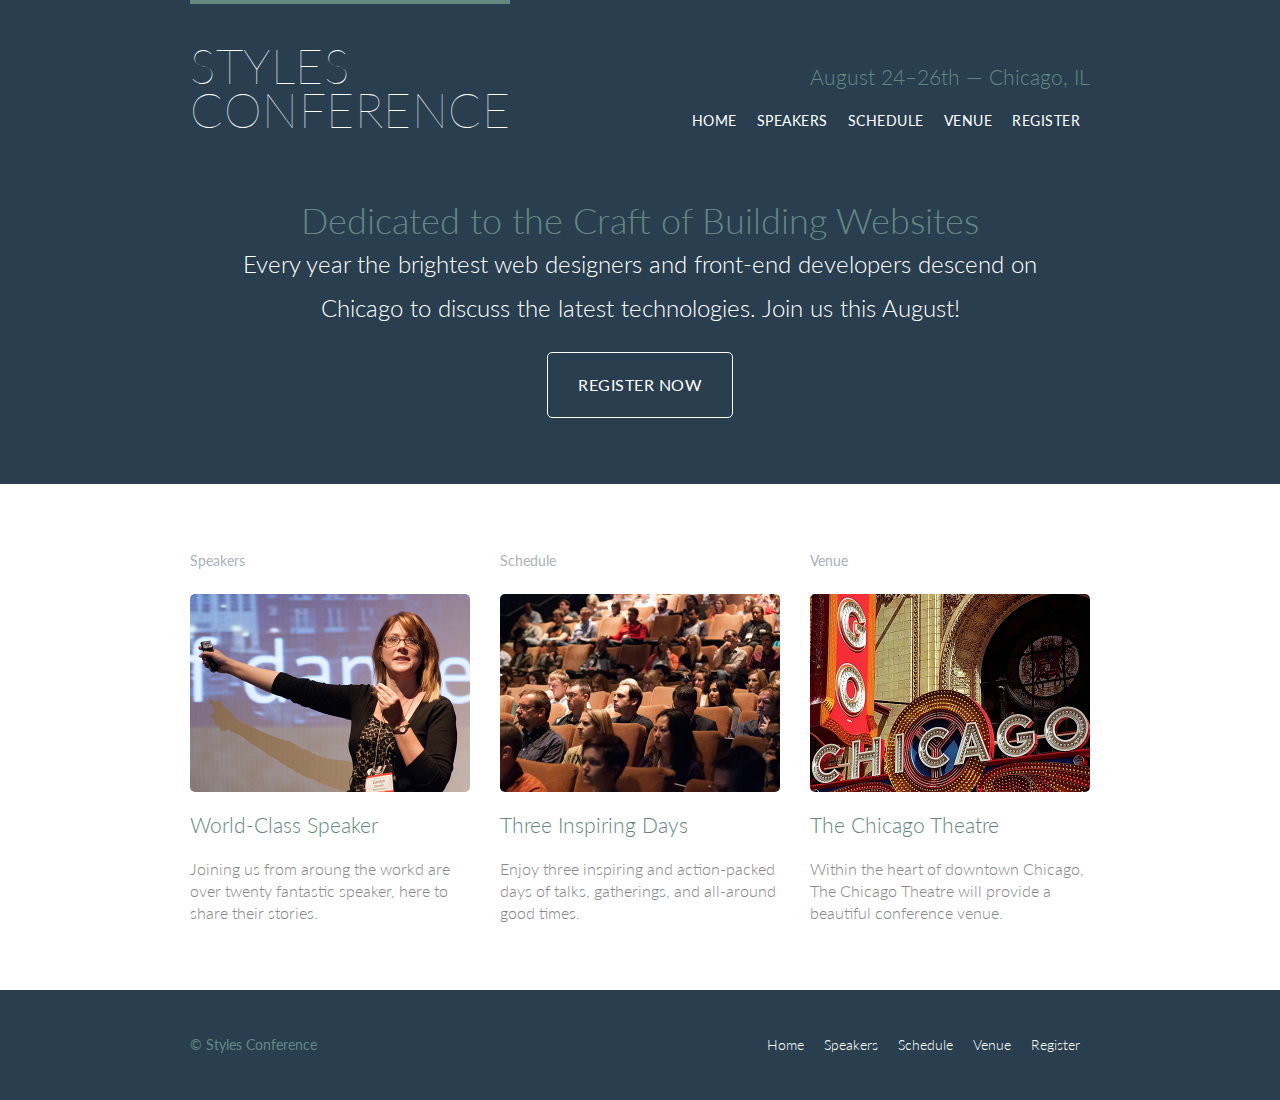
<file: index.html>
<!DOCTYPE html>
<html lang="en">
    <head>
    <meta charset="utf-8">
    <title>Styles Conference</title>
    <link rel="stylesheet" href="assets/stylesheets/main.css">     		
	<link rel="stylesheet"
  href="http://fonts.googleapis.com/css?family=Lato:100,300,400">
	</head>
    <body>
		
		<!----header floating to the left to allow other content to wrap to the right of it---->
    <header class="primary-header container group"> <!--containg float -->
	<h1 class="logo">
		<a href="index.html">Styles <br> Conference</a>
	</h1>
			
	<h3 class="tagline">August 24&ndash;26th &mdash; Chicago, IL</h3>
			
	<nav class="nav primary-nav">
		<ul>
	    	<li><a href="index.html">Home</a></li><!--
			--><li><a href="speakers.html">Speakers</a></li><!--
			--><li><a href="schedule.html">Schedule</a></li><!--
			--><li><a href="venue.html">Venue</a></li><!--
			--><li><a href="register.html">Register</a></li>
		</ul>
	</nav> 
	    
		
        
    </header>
		
		<!--- Hero --->
    <section class="hero container">
				
    	<h2>Dedicated to the Craft of Building Websites</h2>
        <p>Every year the brightest web designers and front-end developers descend on Chicago to discuss the latest technologies. Join us this August!</p>
		<a class="btn btn-alt" href="register.html">Register Now</a>
    </section><!--class changed f/ container to grid to add cols -->
			 <!--TEASERS-->
    <section class="row">
	   <div class="grid">
			 <!--speakers-->
	     <section class="teaser col-1-3">
		 	<h5>Speakers</h5>
			 <a href="speakers.html">
          		<img src="assets/images/home/speakers.jpg" alt="Professional Speaker">
		    <h3>World-Class Speaker</h3>
			</a>	
			<p> Joining us from aroung the workd are over twenty fantastic speaker, here to share their stories.</p>
				
		 </section><!--add comment to remove gaps 
			 
      --><section class="teaser col-1-3">
			<h5>Schedule</h5>
		    <a href="schedule.html">
				<img src="assets/images/home/schedule.jpg">
			<h3>Three Inspiring Days</h3> 
			</a>	
			<p>Enjoy three inspiring and action-packed days of talks, gatherings, and all-around good times.</p>
			
         	</section><!--add comment to remove gaps 
			 
      --><section class="teaser col-1-3">
       		<h5>Venue</h5>
		    <a href="venue.html">
       			<img src="assets/images/home/venue.jpg">
       		<h3>The Chicago Theatre</h3>
	        </a>
		   <p>Within the heart of downtown Chicago, The Chicago Theatre will provide a beautiful conference venue.</p>
		 </section>
	    </div>
     </section>
	 <footer class="primary-footer container group">
			<!--"group" added  contain float element-->
	 <small>&copy; Styles Conference</small>
		<nav class="nav">
		  <ul>
    		<li><a href="index.html">Home</a></li><!--
    		--><li><a href="speakers.html">Speakers</a></li><!--
			--><li><a href="schedule.html">Schedule</a></li><!--
			--><li><a href="venue.html">Venue</a></li><!--
			--><li><a href="register.html">Register</a></li>
  		  </ul>
  		</nav>	
		</footer>
	</body>
</html>
</file>
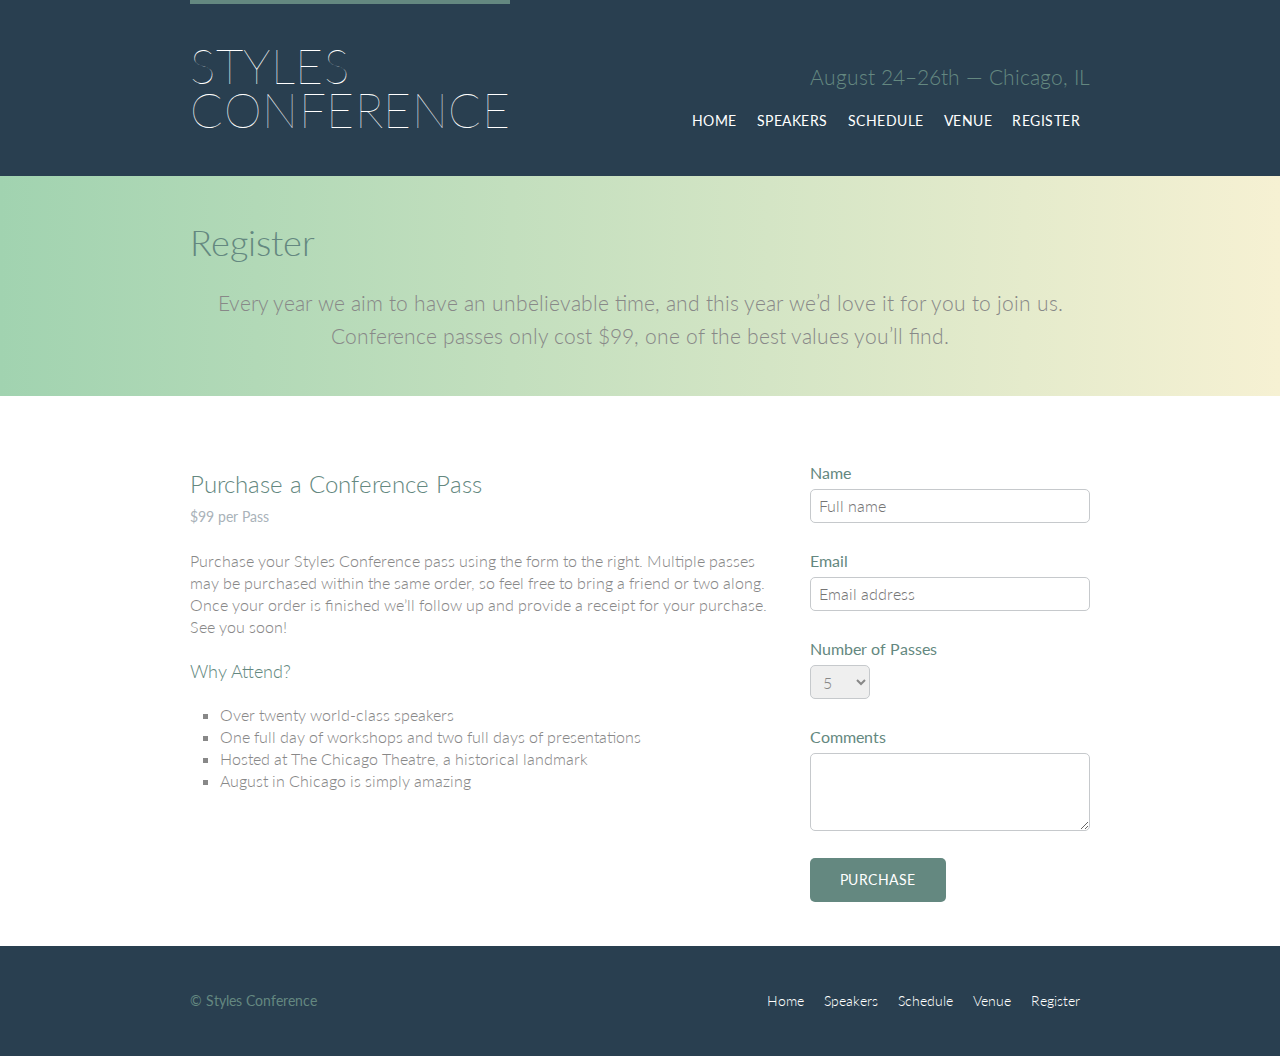
<file: register.html>
<html lang="en">
    <head>
    <meta charset="utf-8">
    <title>Styles Conference</title>
    <link rel="stylesheet" href="assets/stylesheets/main.css">     
	<link rel="stylesheet"
  href="http://fonts.googleapis.com/css?family=Lato:100,300,400">
	</head>
    <body>
      <header class="primary-header container group"> <!--containg float -->
			<h1 class="logo">
				<a href="index.html">Styles <br> Conference</a>
			</h1>
			
			<h3 class="tagline">August 24&ndash;26th &mdash; Chicago, IL</h3>
			
		<nav class="nav primary-nav">
			<ul>
			   <li><a href="index.html">Home</a></li><!--
			--><li><a href="speakers.html">Speakers</a></li><!--
			--><li><a href="schedule.html">Schedule</a></li><!--
			--><li><a href="venue.html">Venue</a></li><!--
			--><li><a href="register.html">Register</a></li>
			</ul>
		</nav> 
	  </header>
		<!---Lead--->
	  <section class="row-alt">
		<div class="lead container">
			<h1>Register</h1>
			<p>Every year we aim to have an unbelievable time, and this year we&#8217;d love it for you to join us. Conference passes only cost $99, one of the best values you&#8217;ll find.</p>
		  </div>
	  </section>
	  
	  <section class="row">
		<div class="grid">
		<section class="col-2-3">
			<h2>Purchase a Conference Pass</h2>
  			<h5>$99 per Pass</h5>

  			<p>Purchase your Styles Conference pass using the form to the right. Multiple passes may be purchased within the same order, so feel free to bring a friend or two along. Once your order is finished we&#8217;ll follow up and provide a receipt for your purchase. See you soon!</p>

  			<h4>Why Attend?</h4>

  			<ul class="why-attend">
  			  <li>Over twenty world-class speakers</li>
    		  <li>One full day of workshops and two full days of presentations</li>
    		 <li>Hosted at The Chicago Theatre, a historical landmark</li>
    		  <li>August in Chicago is simply amazing</li>
  			</ul>
	
			
		</section><!--  
		  
		--><form class="col-1-3" action="#" method="post">
			<fieldset class="register-group">
			
			  <label>
      			Name
      			<input type="text" name="name" placeholder="Full name" required>
			  </label>	  
    		  <label>
			    Email
				<input type="email" name="email" placeholder="Email address" required>
		      </label>
			  <label>
				Number of Passes
				<select name="quantity" required>
				<option value="1" selected>1</option> 
				<option value="2" selected>2</option>
				<option value="3" selected>3</option>
				<option value="4" selected>4</option>
				<option value="5" selected>5</option>
				</select>
			  </label>	
			  <label>
				Comments
				<textarea name="comments"></textarea>
				
			  </label>
				
			</fieldset>
			<input class="btn btn-default" type="submit" value="Purchase">
			
		   </form>
		</div>
		
		
	  </section>
	
		
		
		<!---Footer--->
		<footer class="primary-footer container group"><!--"group added  contain float element-->
			<small>&copy; Styles Conference</small>
		 <nav class="nav">
			 <ul>
    		<li><a href="index.html">Home</a></li><!--
    		--><li><a href="speakers.html">Speakers</a></li><!--
			--><li><a href="schedule.html">Schedule</a></li><!--
			--><li><a href="venue.html">Venue</a></li><!--
			--><li><a href="register.html">Register</a></li>
  		</ul>
  		</nav>	
		</footer>
	</body>
</html>
</file>
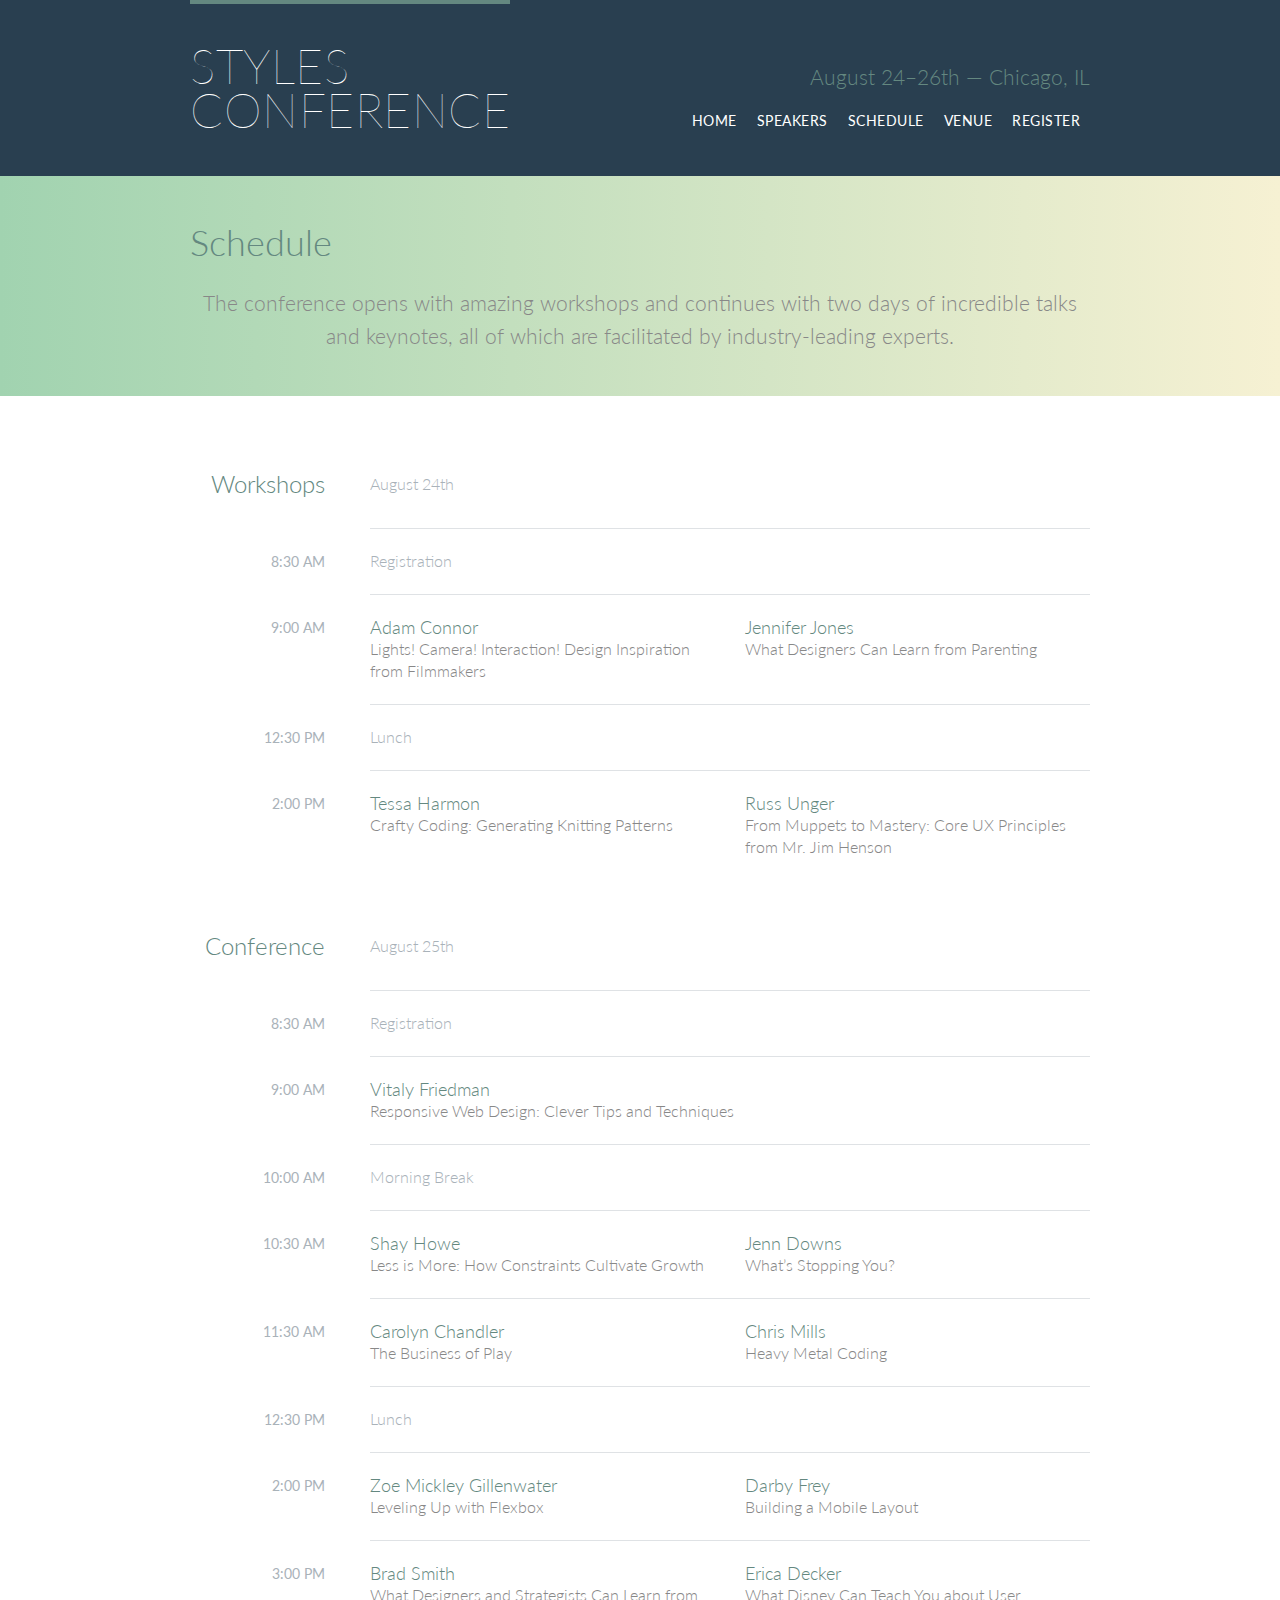
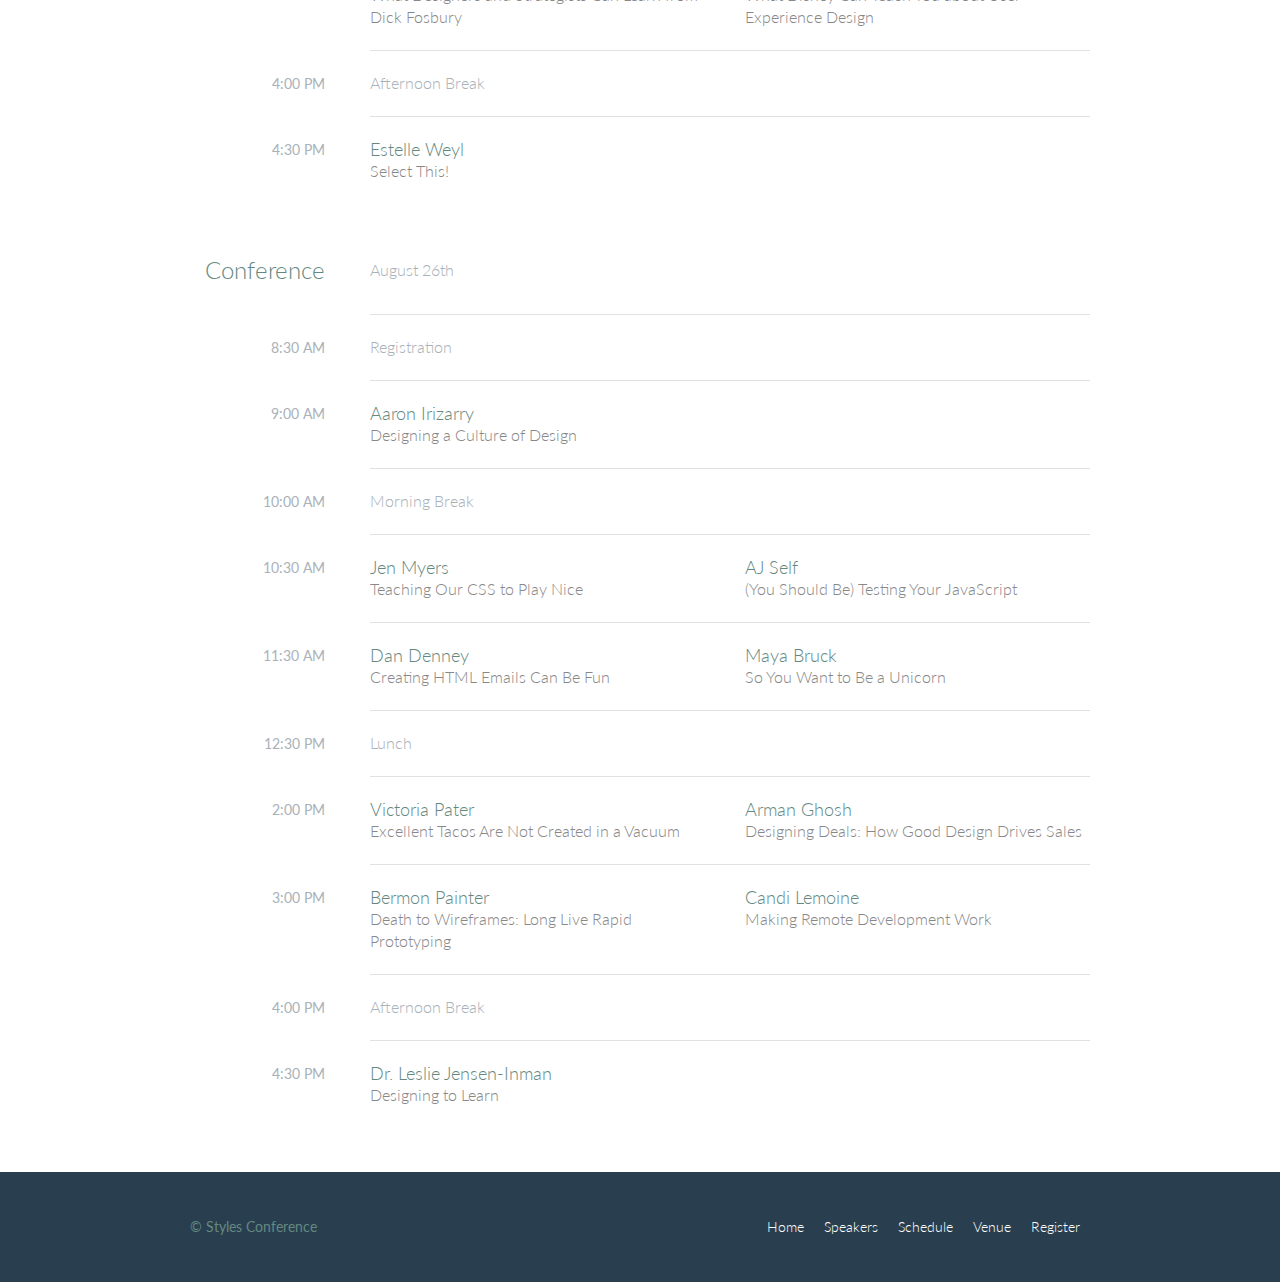
<file: schedule.html>
<html lang="en">
    <head>
    <meta charset="utf-8">
    <title>Styles Conference</title>
    <link rel="stylesheet" href="assets/stylesheets/main.css">     
	<link rel="stylesheet"
  href="http://fonts.googleapis.com/css?family=Lato:100,300,400">	
	</head>
    <body>
    <header class="primary-header container group"> <!--containg float -->
		<h1 class="logo">
			<a href="index.html">Styles <br> Conference</a>
		</h1>
			
		<h3 class="tagline">August 24&ndash;26th &mdash; Chicago, IL</h3>
			
	  <nav class="nav primary-nav">
			<ul>
    		<li><a href="index.html">Home</a></li><!--
    		--><li><a href="speakers.html">Speakers</a></li><!--
			--><li><a href="schedule.html">Schedule</a></li><!--
			--><li><a href="venue.html">Venue</a></li><!--
			--><li><a href="register.html">Register</a></li>
  		</ul>
	  </nav> 
	    
		
        
    </header>
		<!-- Lead -->

    <section class="row-alt">
      <div class="lead container">

        <h1>Schedule</h1>

        <p>The conference opens with amazing workshops and continues with two days of incredible talks and keynotes, all of which are facilitated by industry-leading experts.</p>

      </div>
    </section>
		<!--Main Content-->
		<section class="row">
		  <div class="container">
	        <table>
          <thead>
            <tr>
              <th scope="row">
                Workshops
              </th>
              <td class="schedule-offset" colspan="2">
                August 24th
              </td>
            </tr>
          </thead>
          <tbody>
            <tr>
              <th scope="row">
                <time datetime="08:30:00">8:30 AM</time>
              </th>
              <td class="schedule-offset" colspan="2">
                Registration
              </td>
            </tr>
            <tr>
              <th scope="row">
                <time datetime="09:00:00">9:00 AM</time>
              </th>
              <td>
                <a href="speakers.html#adam-connor">
                  <h4>Adam Connor</h4>
                  Lights! Camera! Interaction! Design Inspiration from Filmmakers
                </a>
              </td>
              <td>
                <a href="speakers.html#jennifer-jones">
                  <h4>Jennifer Jones</h4>
                  What Designers Can Learn from Parenting
                </a>
              </td>
            </tr>
            <tr>
              <th scope="row">
                <time datetime="12:30:00">12:30 PM</time>
              </th>
              <td class="schedule-offset" colspan="2">
                Lunch
              </td>
            </tr>
            <tr>
              <th scope="row">
                <time datetime="14:00">2:00 PM</time>
              </th>
              <td>
                <a href="speakers.html#tessa-harmon">
                  <h4>Tessa Harmon</h4>
                  Crafty Coding: Generating Knitting Patterns
                </a>
              </td>
              <td>
                <a href="speakers.html#russ-unger">
                  <h4>Russ Unger</h4>
                  From Muppets to Mastery: Core UX Principles from Mr. Jim Henson
                </a>
              </td>
            </tr>
          </tbody>
        </table>

        <!-- Conference -->

        <table>
          <thead>
            <tr>
              <th scope="row">
                Conference
              </th>
              <td class="schedule-offset" colspan="2">
                August 25th
              </td>
            </tr>
          </thead>
          <tbody>
            <tr>
              <th scope="row">
                <time datetime="08:30:00">8:30 AM</time>
              </th>
              <td class="schedule-offset" colspan="2">
                Registration
              </td>
            </tr>
            <tr>
              <th scope="row">
                <time datetime="09:00:00">9:00 AM</time>
              </th>
              <td colspan="2">
                <a href="speakers.html#vitaly-friedman">
                  <h4>Vitaly Friedman</h4>
                  Responsive Web Design: Clever Tips and Techniques
                </a>
              </td>
            </tr>
            <tr>
              <th scope="row">
                <time datetime="10:00:00">10:00 AM</time>
              </th>
              <td class="schedule-offset" colspan="2">
                Morning Break
              </td>
            </tr>
            <tr>
              <th scope="row">
                <time datetime="10:30:00">10:30 AM</time>
              </th>
              <td>
                <a href="speakers.html#shay-howe">
                  <h4>Shay Howe</h4>
                  Less is More: How Constraints Cultivate Growth
                </a>
              </td>
              <td>
                <a href="speakers.html#jenn-downs">
                  <h4>Jenn Downs</h4>
                  What&#8217;s Stopping You?
                </a>
              </td>
            </tr>
            <tr>
              <th scope="row">
                <time datetime="11:30:00">11:30 AM</time>
              </th>
              <td>
                <a href="speakers.html#carolyn-chandler">
                  <h4>Carolyn Chandler</h4>
                  The Business of Play
                </a>
              </td>
              <td>
                <a href="speakers.html#chris-mills">
                  <h4>Chris Mills</h4>
                  Heavy Metal Coding
                </a>
              </td>
            </tr>
            <tr>
              <th scope="row">
                <time datetime="12:30:00">12:30 PM</time>
              </th>
              <td class="schedule-offset" colspan="2">
                Lunch
              </td>
            </tr>
            <tr>
              <th scope="row">
                <time datetime="14:00">2:00 PM</time>
              </th>
              <td>
                <a href="speakers.html#zoe-mickley-gillenwater">
                  <h4>Zoe Mickley Gillenwater</h4>
                  Leveling Up with Flexbox
                </a>
              </td>
              <td>
                <a href="speakers.html#darby-frey">
                  <h4>Darby Frey</h4>
                  Building a Mobile Layout
                </a>
              </td>
            </tr>
            <tr>
              <th scope="row">
                <time datetime="15:00:00">3:00 PM</time>
              </th>
              <td>
                <a href="speakers.html#brad-smith">
                  <h4>Brad Smith</h4>
                  What Designers and Strategists Can Learn from Dick Fosbury
                </a>
              </td>
              <td>
                <a href="speakers.html#erica-decker">
                  <h4>Erica Decker</h4>
                  What Disney Can Teach You about User Experience Design
                </a>
              </td>
            </tr>
            <tr>
              <th scope="row">
                <time datetime="16:00:00">4:00 PM</time>
              </th>
              <td class="schedule-offset" colspan="2">
                Afternoon Break
              </td>
            </tr>
            <tr>
              <th scope="row">
                <time datetime="16:30:00">4:30 PM</time>
              </th>
              <td colspan="2">
                <a href="speakers.html#estelle-weyl">
                  <h4>Estelle Weyl</h4>
                  Select This!
                </a>
              </td>
            </tr>
          </tbody>
        </table>

        <!-- Conference -->

        <table>
          <thead>
            <tr>
              <th scope="row">
                Conference
              </th>
              <td class="schedule-offset" colspan="2">
                August 26th
              </td>
            </tr>
          </thead>
          <tbody>
            <tr>
              <th scope="row">
                <time datetime="08:30:00">8:30 AM</time>
              </th>
              <td class="schedule-offset" colspan="2">
                Registration
              </td>
            </tr>
            <tr>
              <th scope="row">
                <time datetime="09:00:00">9:00 AM</time>
              </th>
              <td colspan="2">
                <a href="speakers.html#aaron-irizarry">
                  <h4>Aaron Irizarry</h4>
                  Designing a Culture of Design
                </a>
              </td>
            </tr>
            <tr>
              <th scope="row">
                <time datetime="10:00:00">10:00 AM</time>
              </th>
              <td class="schedule-offset" colspan="2">
                Morning Break
              </td>
            </tr>
            <tr>
              <th scope="row">
                <time datetime="10:30:00">10:30 AM</time>
              </th>
              <td>
                <a href="speakers.html#jen-myers">
                  <h4>Jen Myers</h4>
                  Teaching Our CSS to Play Nice
                </a>
              </td>
              <td>
                <a href="speakers.html#aj-self">
                  <h4>AJ Self</h4>
                  (You Should Be) Testing Your JavaScript
                </a>
              </td>
            </tr>
            <tr>
              <th scope="row">
                <time datetime="11:30:00">11:30 AM</time>
              </th>
              <td>
                <a href="speakers.html#dan-denney">
                  <h4>Dan Denney</h4>
                  Creating HTML Emails Can Be Fun
                </a>
              </td>
              <td>
                <a href="speakers.html#maya-bruck">
                  <h4>Maya Bruck</h4>
                  So You Want to Be a Unicorn
                </a>
              </td>
            </tr>
            <tr>
              <th scope="row">
                <time datetime="12:30:00">12:30 PM</time>
              </th>
              <td class="schedule-offset" colspan="2">
                Lunch
              </td>
            </tr>
            <tr>
              <th scope="row">
                <time datetime="14:00">2:00 PM</time>
              </th>
              <td>
                <a href="speakers.html#victoria-pater">
                  <h4>Victoria Pater</h4>
                  Excellent Tacos Are Not Created in a Vacuum
                </a>
              </td>
              <td>
                <a href="speakers.html#arman-ghosh">
                  <h4>Arman Ghosh</h4>
                  Designing Deals: How Good Design Drives Sales
                </a>
              </td>
            </tr>
            <tr>
              <th scope="row">
                <time datetime="15:00:00">3:00 PM</time>
              </th>
              <td>
                <a href="speakers.html#bermon-painter">
                  <h4>Bermon Painter</h4>
                  Death to Wireframes: Long Live Rapid Prototyping
                </a>
              </td>
              <td>
                <a href="speakers.html#candi-lemoine">
                  <h4>Candi Lemoine</h4>
                  Making Remote Development Work
                </a>
              </td>
            </tr>
            <tr>
              <th scope="row">
                <time datetime="16:00:00">4:00 PM</time>
              </th>
              <td class="schedule-offset" colspan="2">
                Afternoon Break
              </td>
            </tr>
            <tr>
              <th scope="row">
                <time datetime="16:30:00">4:30 PM</time>
              </th>
              <td colspan="2">
                <a href="speakers.html#leslie-jensen-inman">
                  <h4>Dr. Leslie Jensen-Inman</h4>
                  Designing to Learn
                </a>
              </td>
            </tr>
          </tbody>
        </table>

      </div>
    </section>

			
			
			
			
		</div>
	</section>
		
	<footer class="primary-footer container group"><!--"group added  contain float element-->
			<small>&copy; Styles Conference</small>
		<nav class="nav">
		  <ul>
    		<li><a href="index.html">Home</a></li><!--
    		--><li><a href="speakers.html">Speakers</a></li><!--
			--><li><a href="schedule.html">Schedule</a></li><!--
			--><li><a href="venue.html">Venue</a></li><!--
			--><li><a href="register.html">Register</a></li>
  		  </ul>
  		</nav>	
		</footer>
	</body>
</html>
</file>
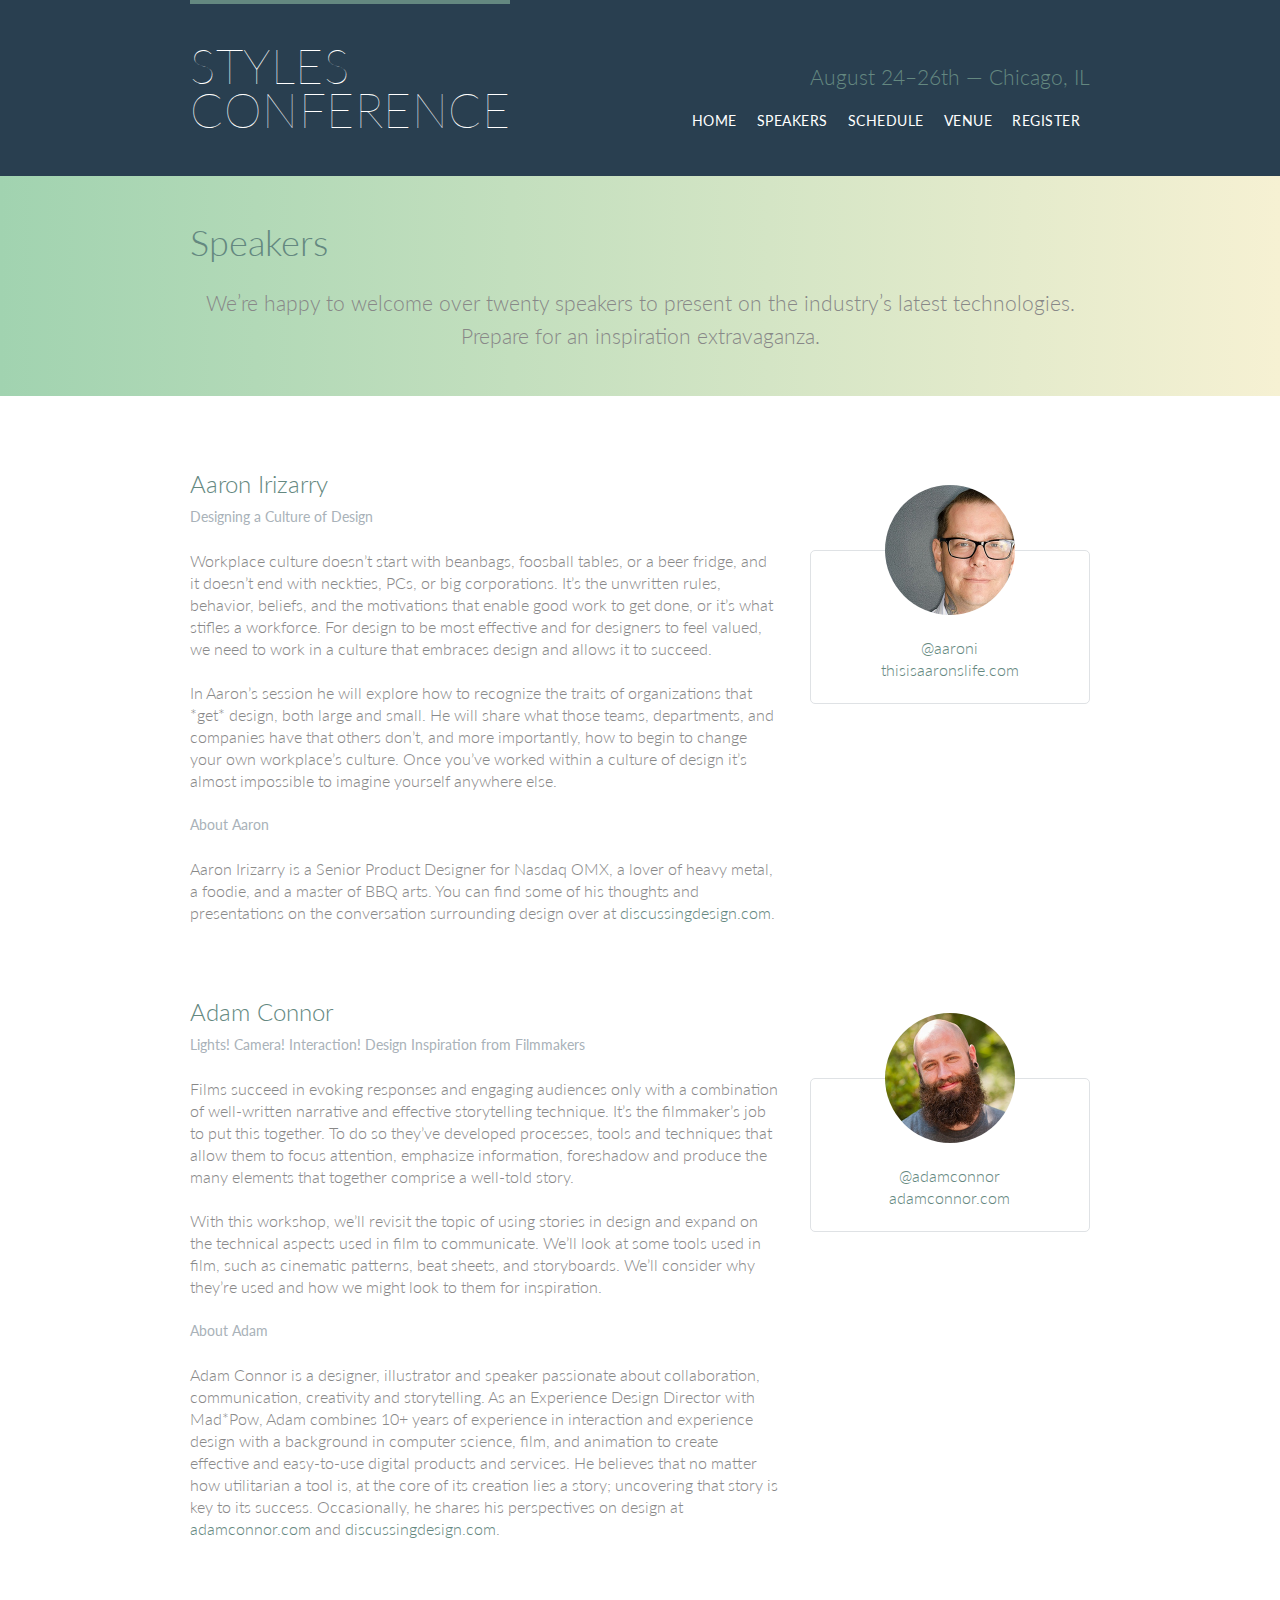
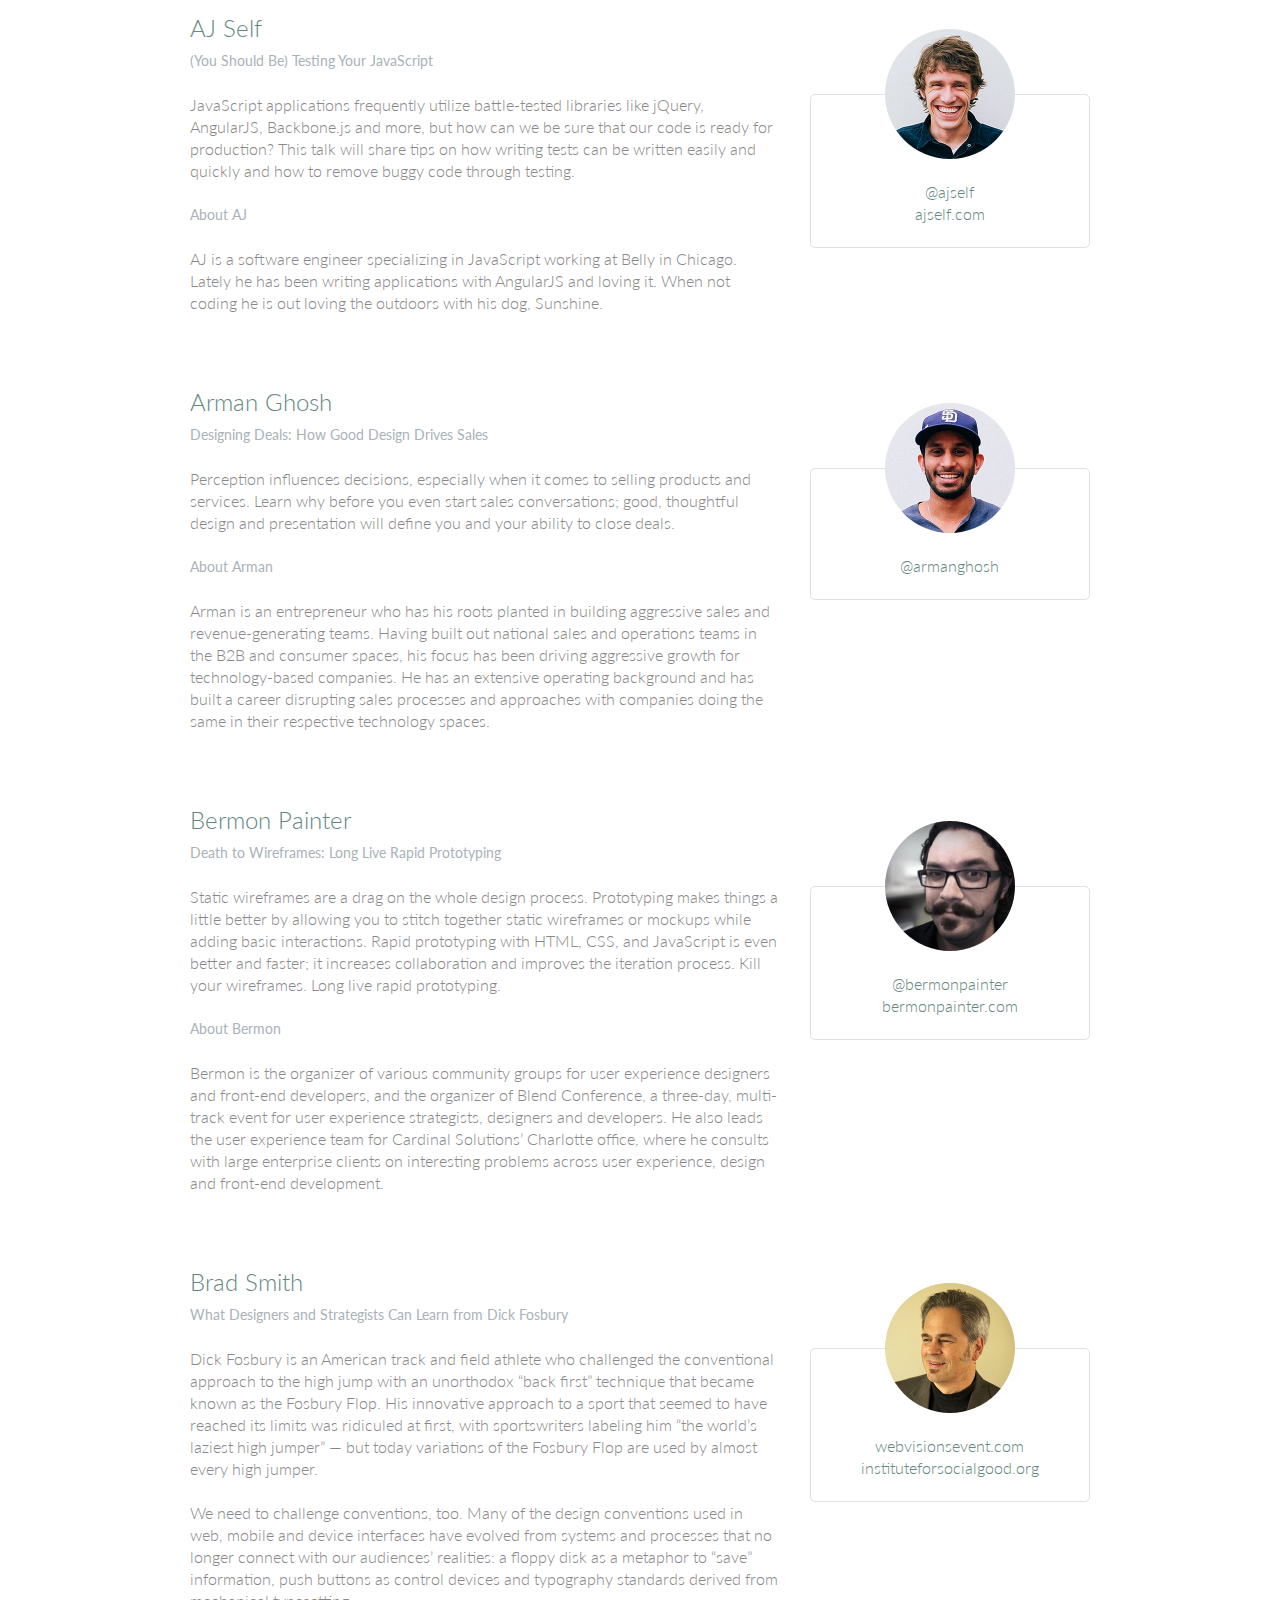
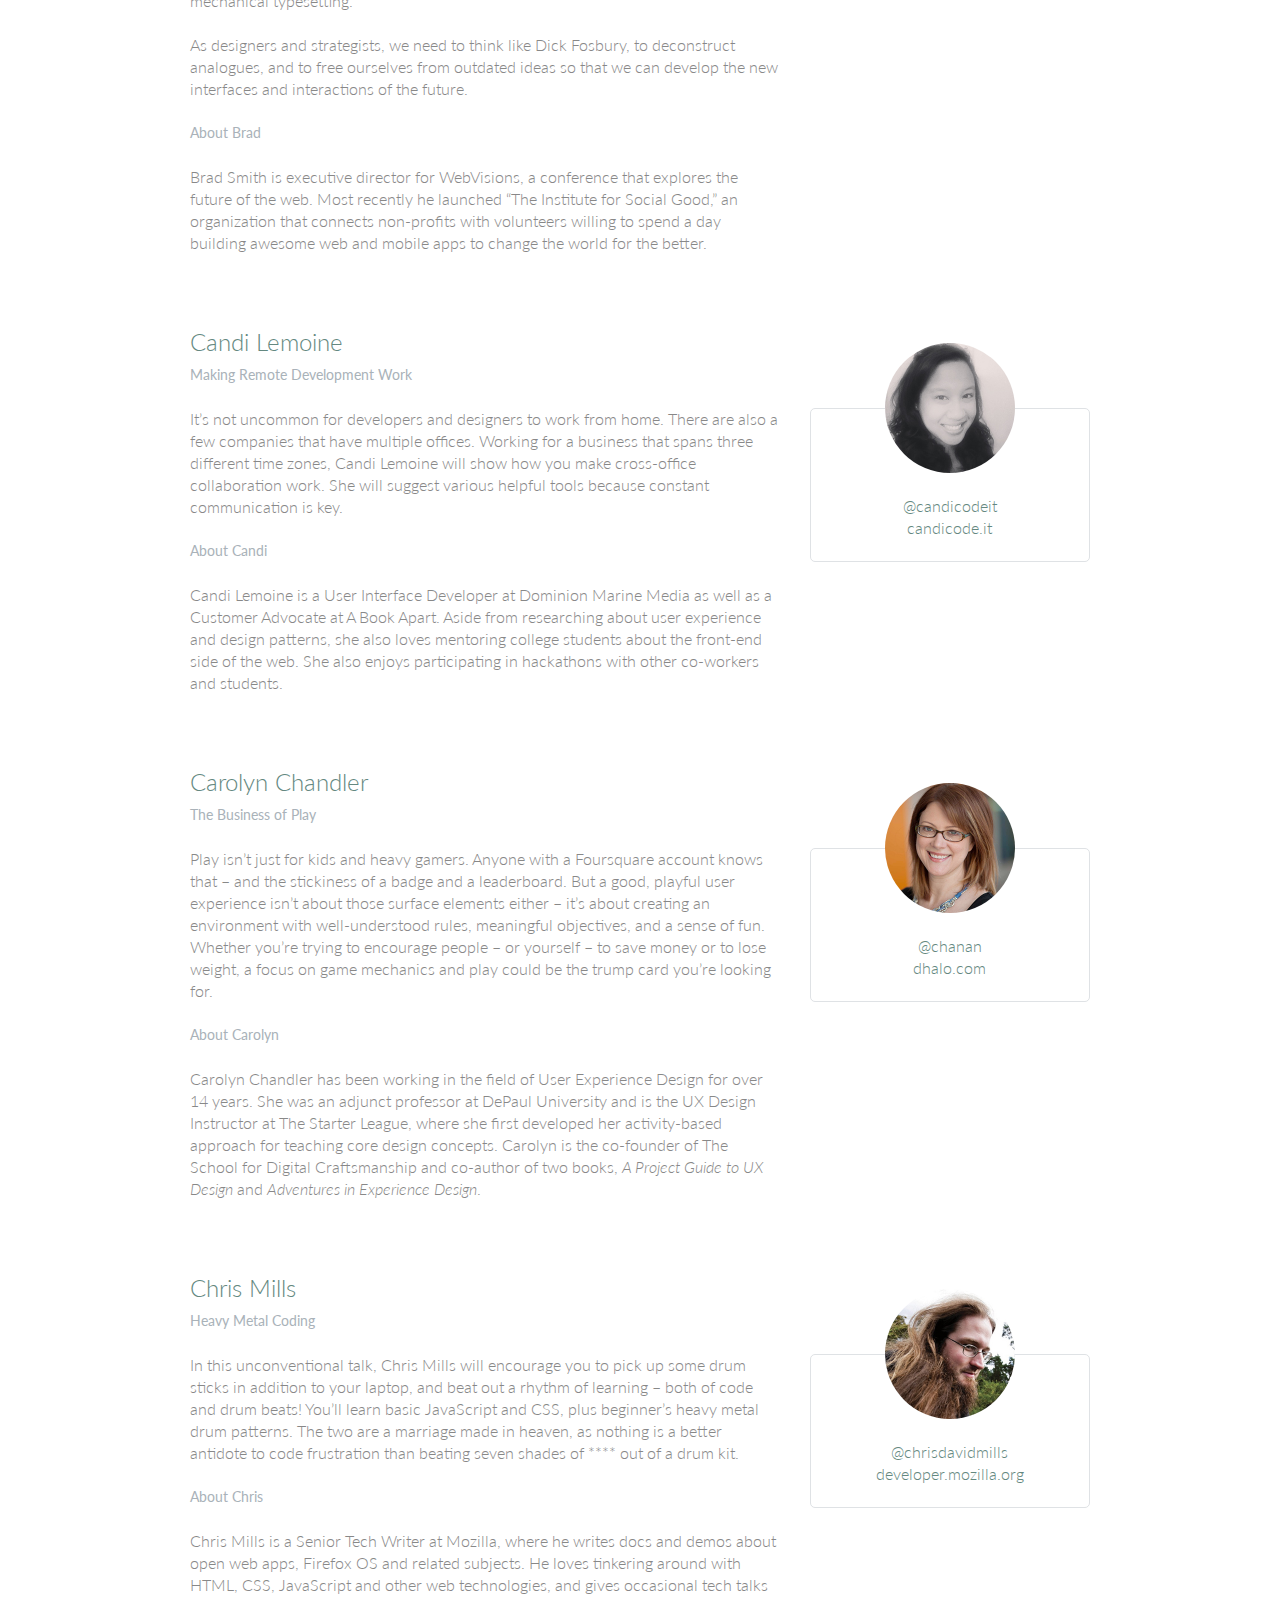
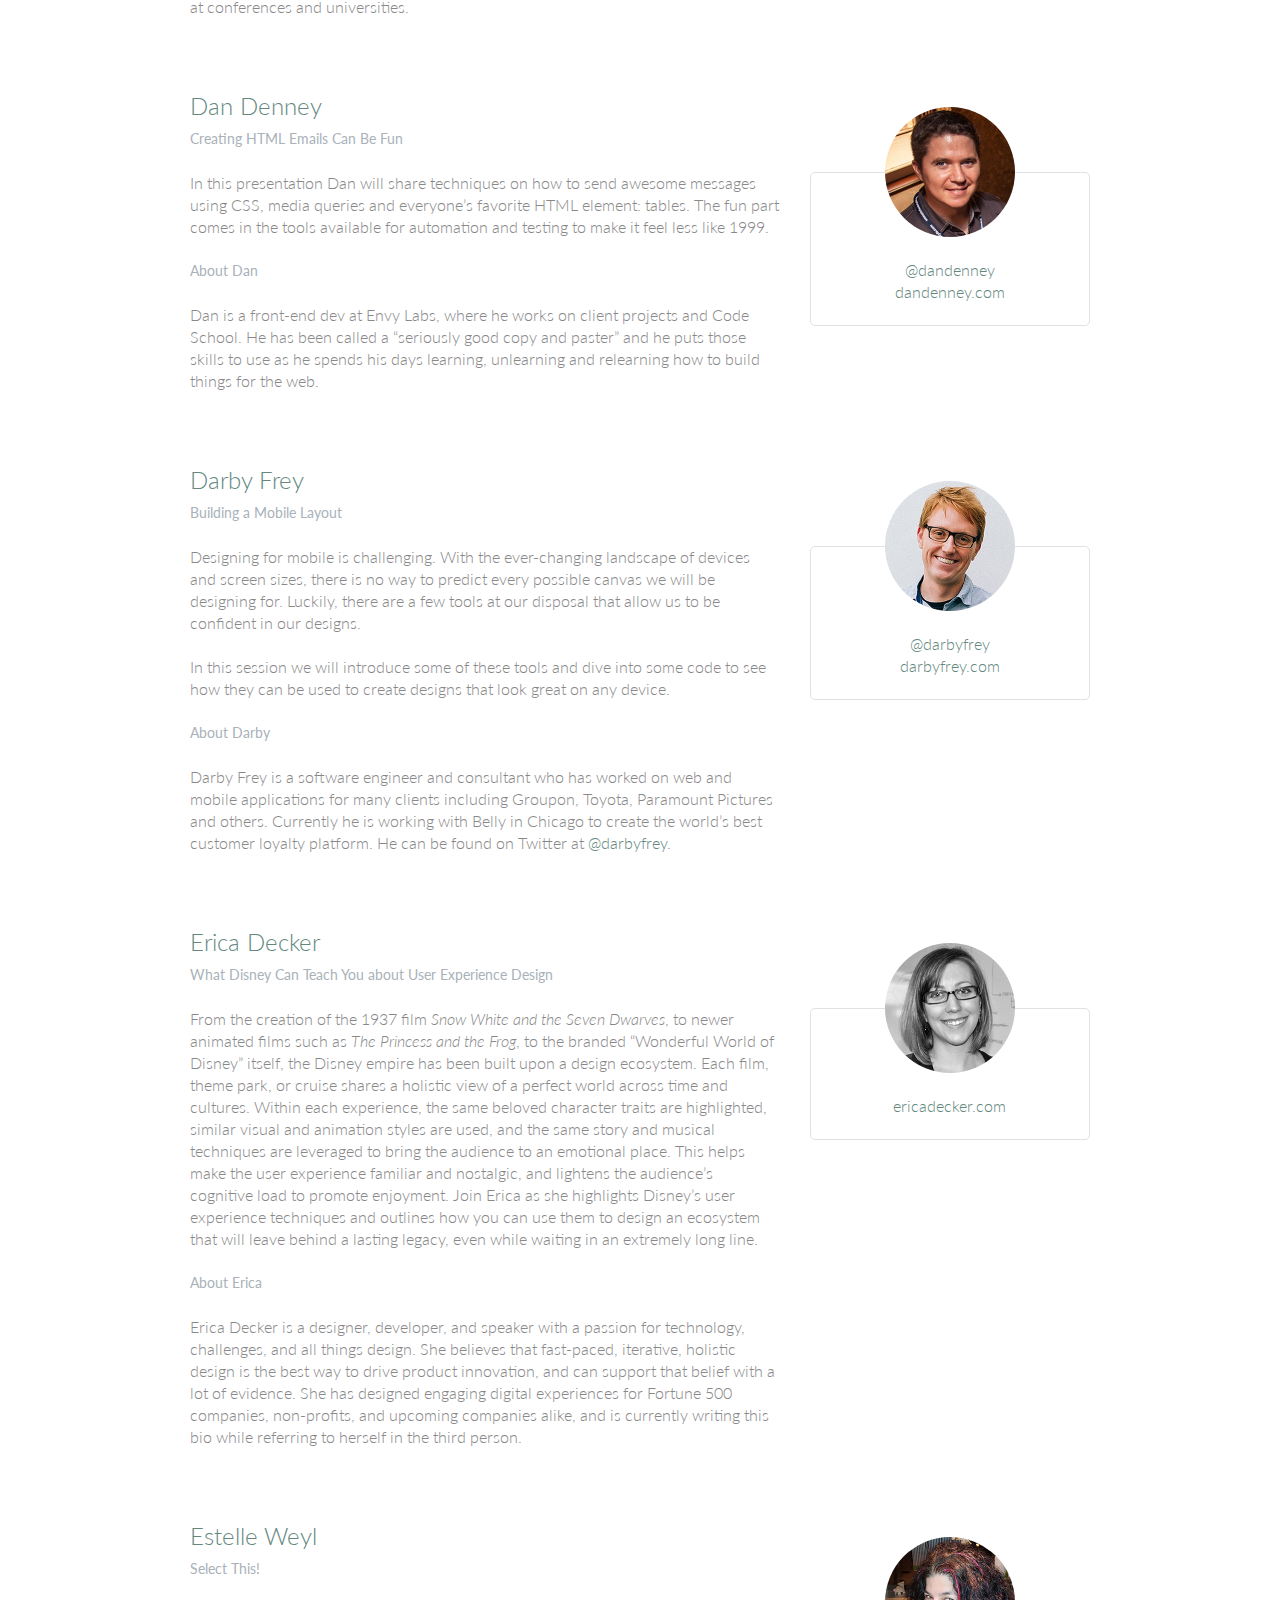
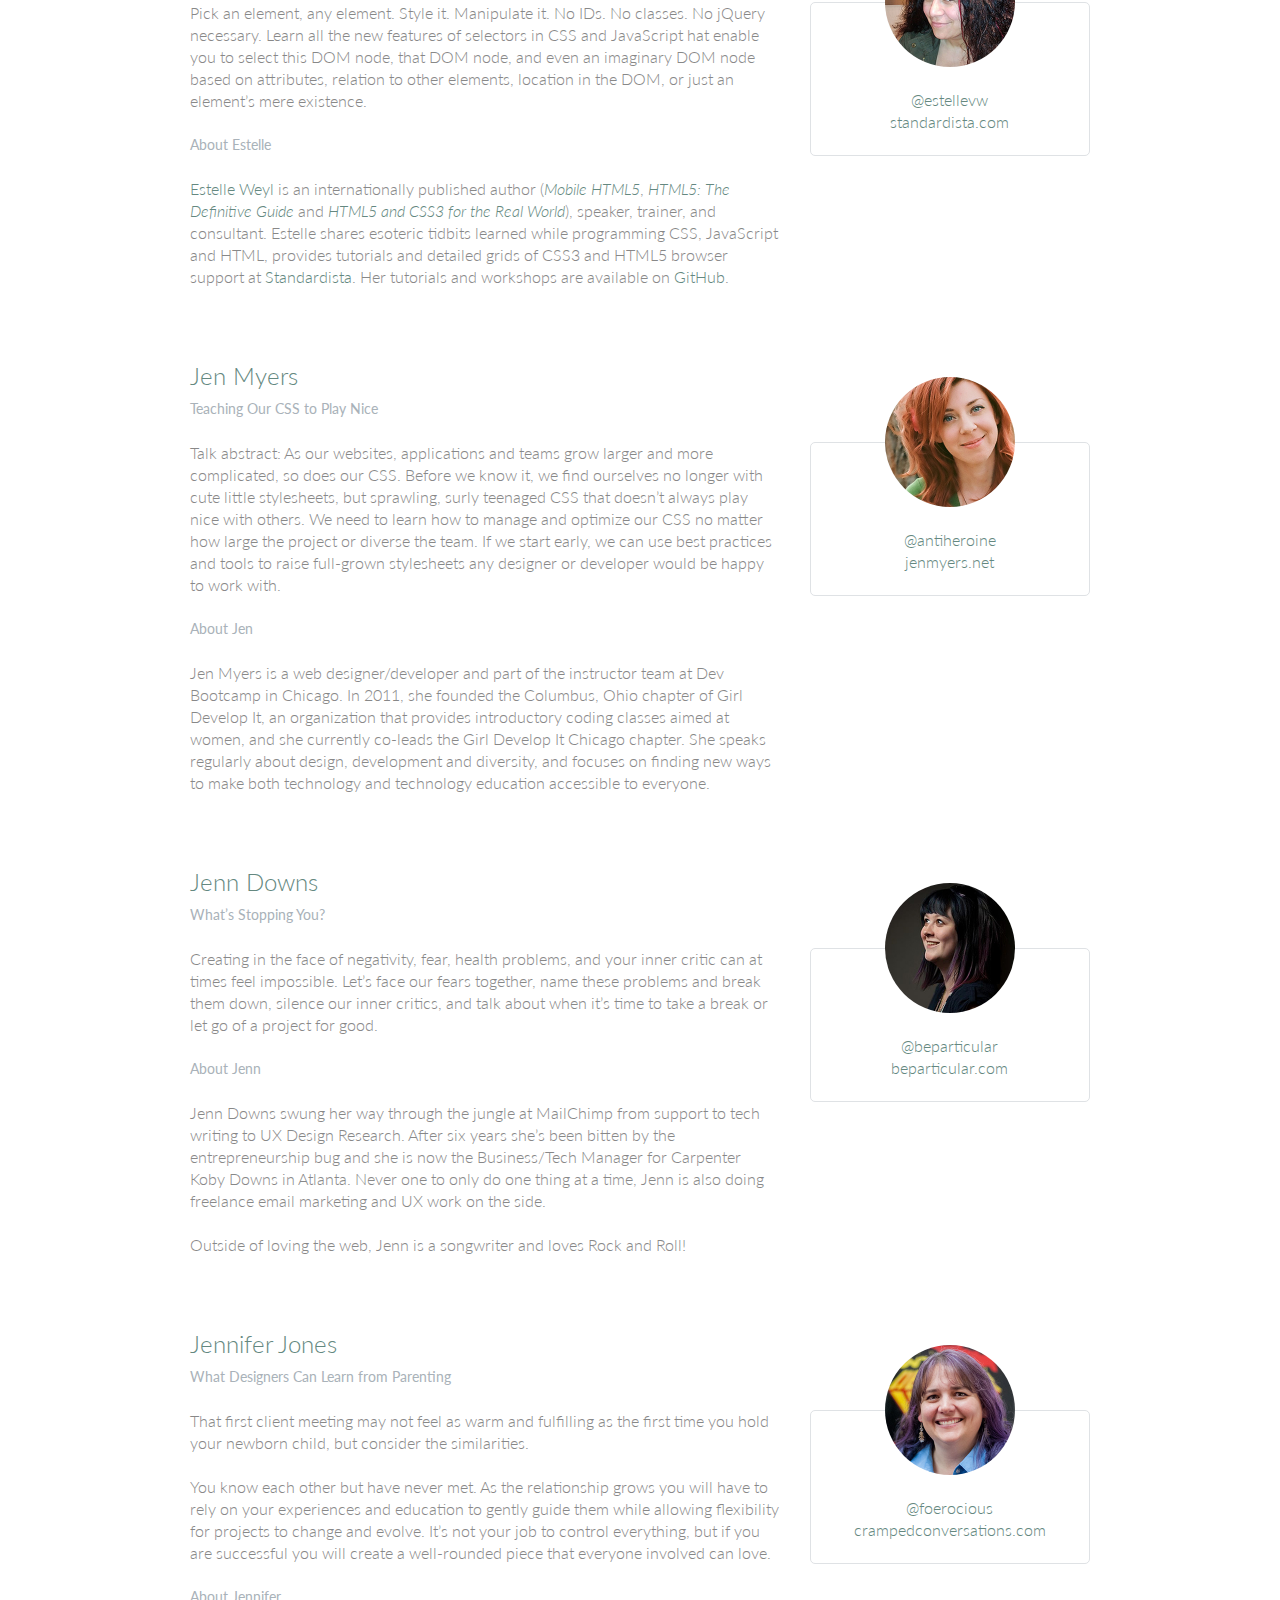
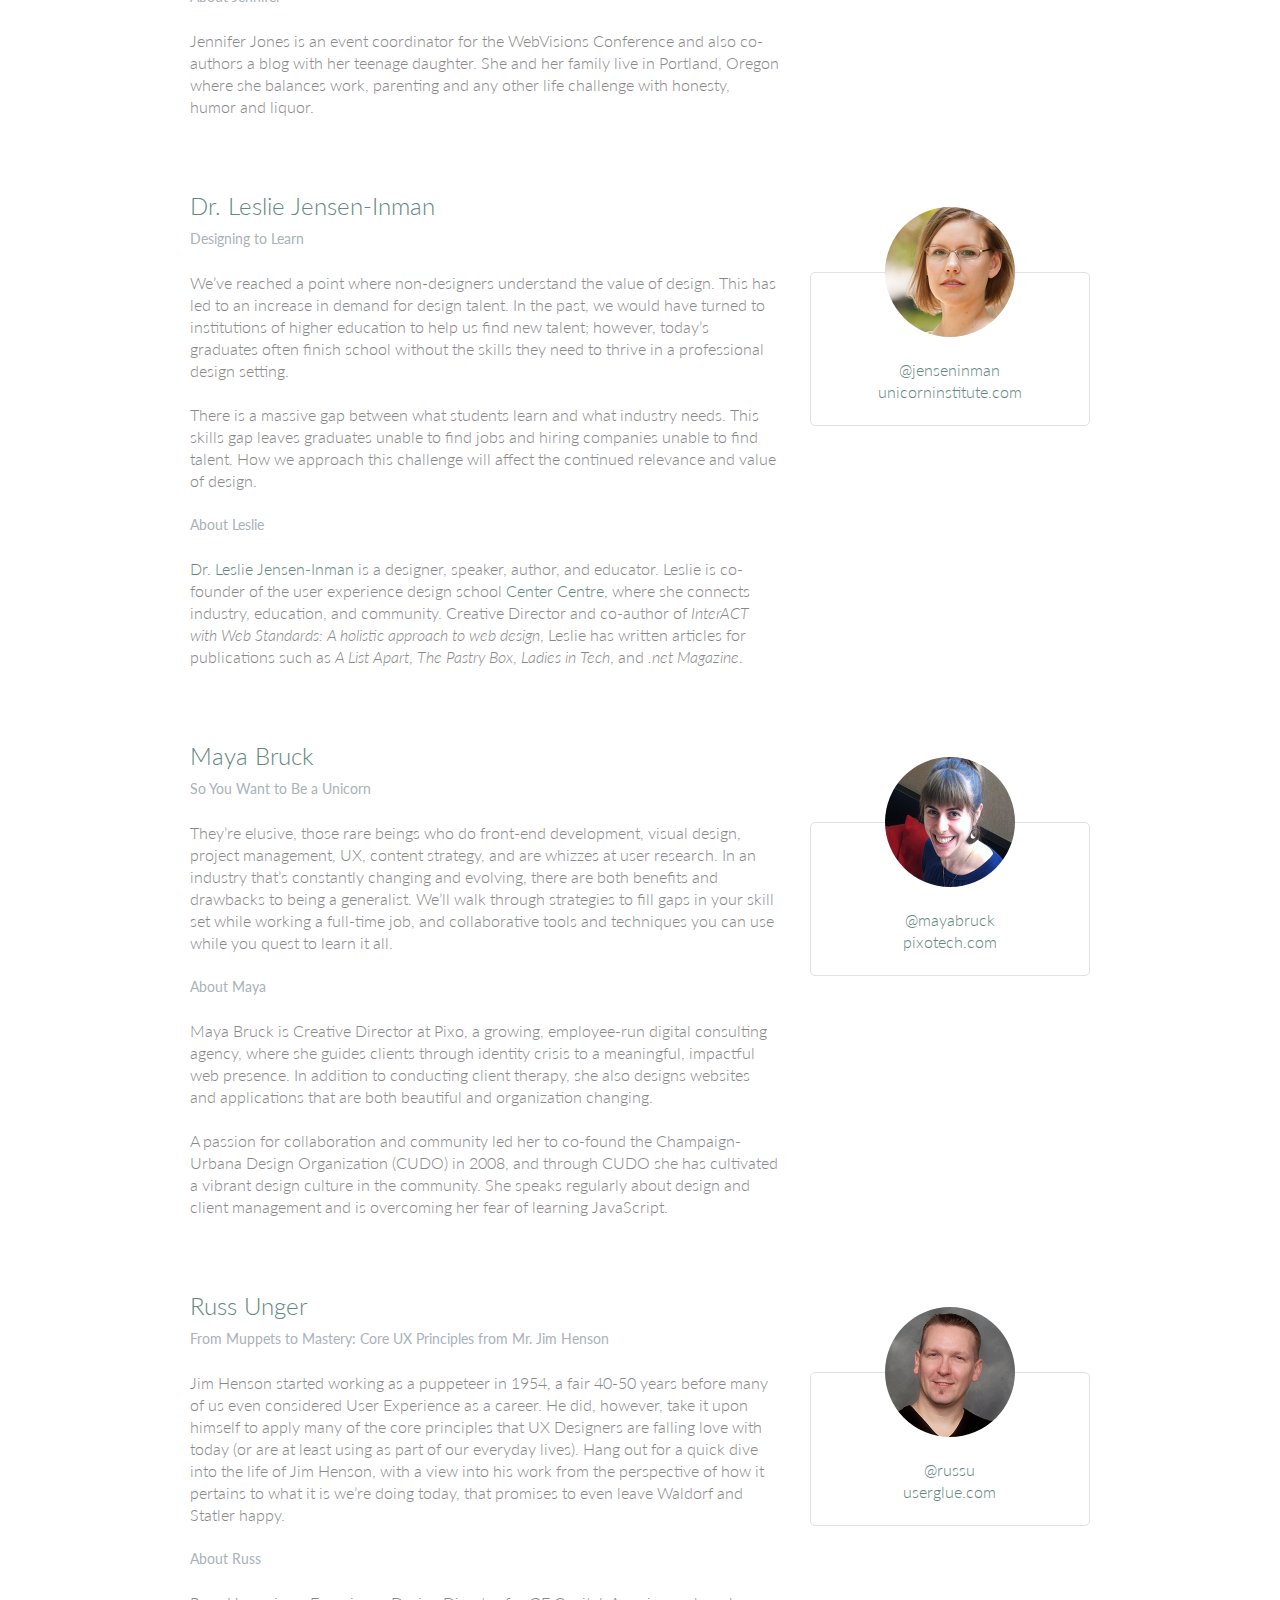
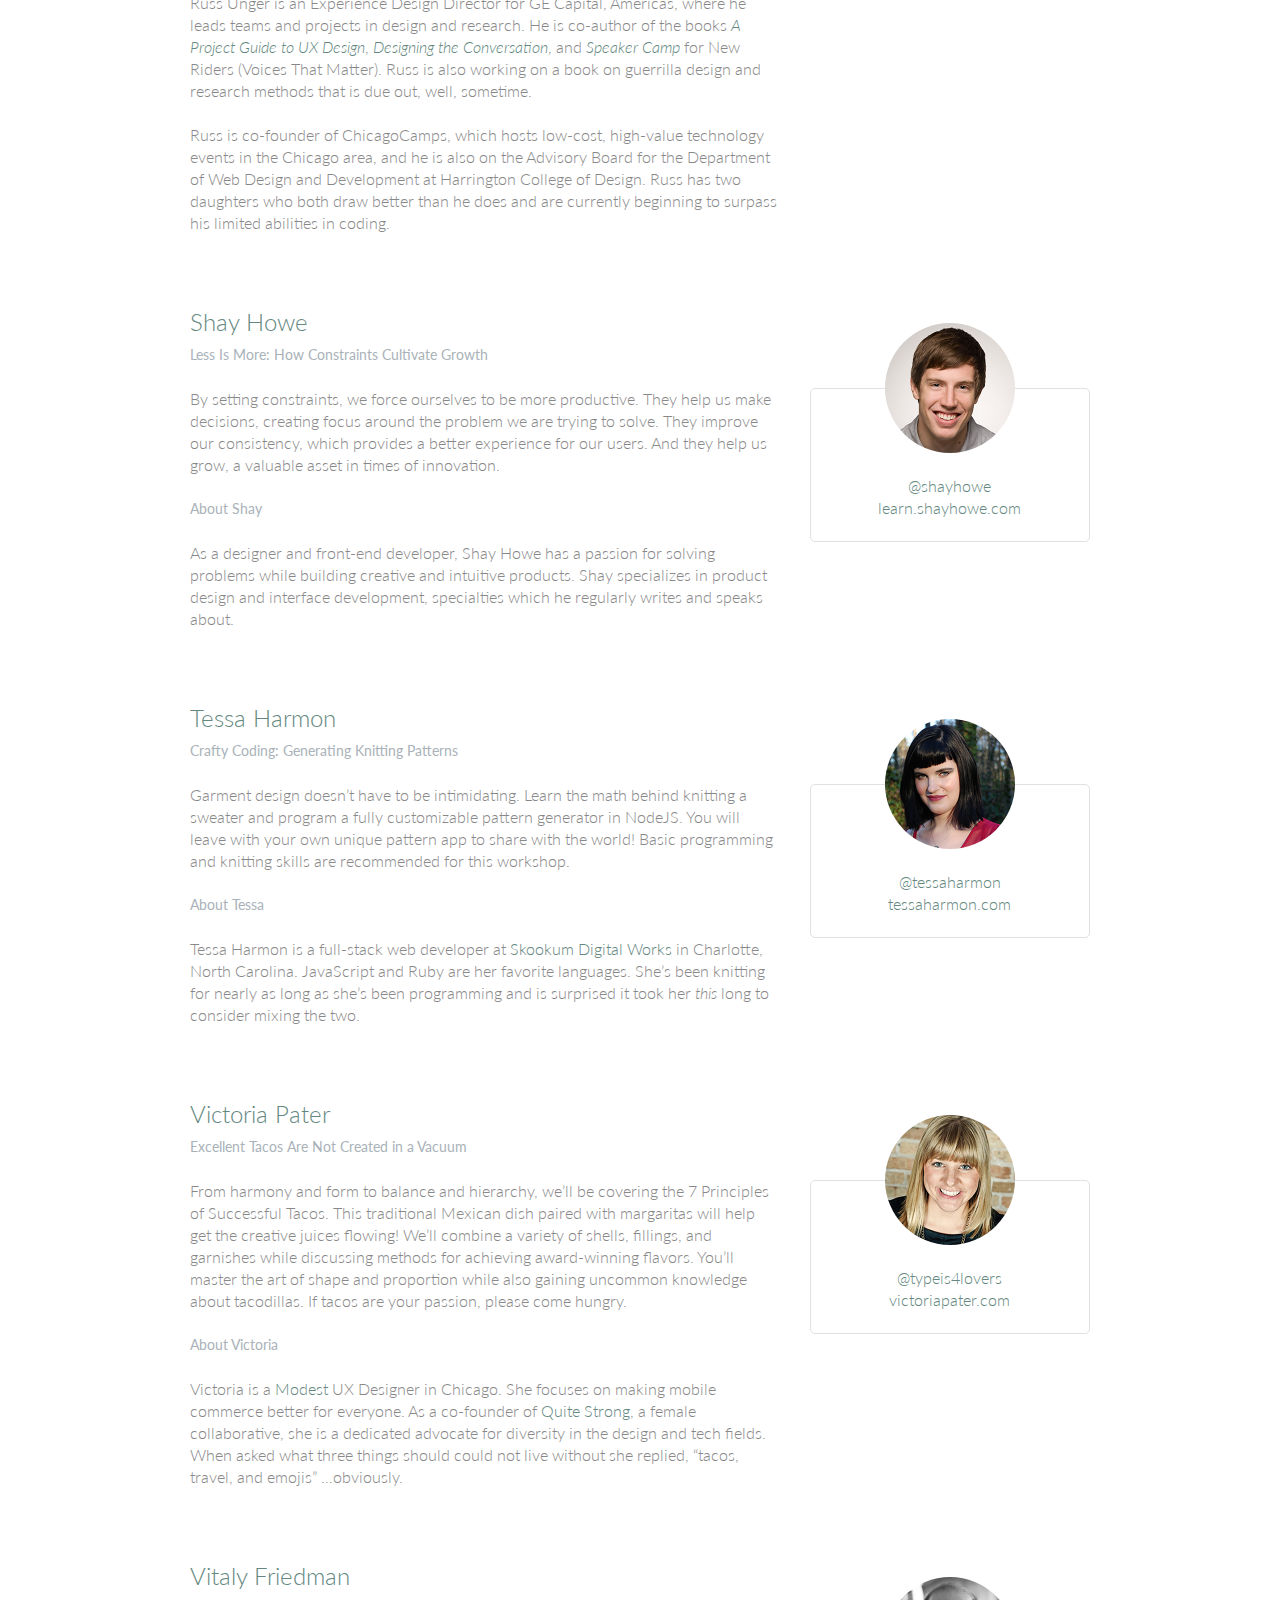
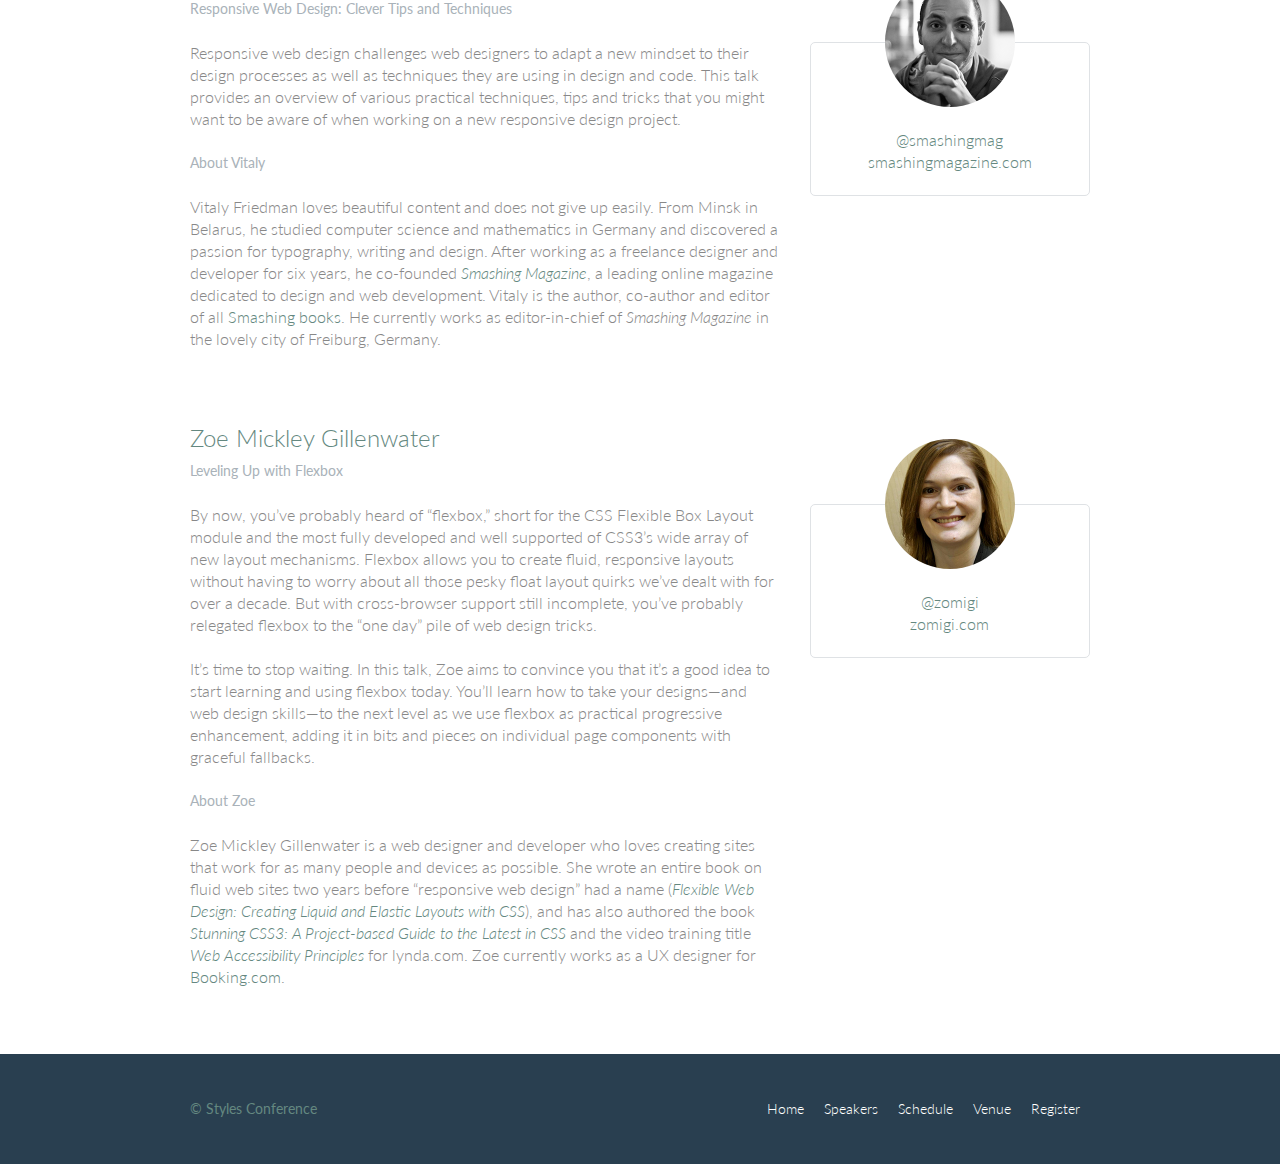
<file: speakers.html>
<html lang="en">
    <head>
    <meta charset="utf-8">
    <title>Styles Conference</title>
    <link rel="stylesheet" href="assets/stylesheets/main.css">     
	<link rel="stylesheet"
  href="http://fonts.googleapis.com/css?family=Lato:100,300,400">	
	</head>
    <body>
	<header class="primary-header container group"> <!--containg float -->
		<h1 class="logo">
			<a href="index.html">Styles <br> Conference</a>
		</h1>
			
		<h3 class="tagline">August 24&ndash;26th &mdash; Chicago, IL</h3>
			
	<nav class="nav primary-nav">
		<ul>
		  <li><a href="index.html">Home</a></li><!--
		  --><li><a href="speakers.html">Speakers</a></li><!--
		  --><li><a href="schedule.html">Schedule</a></li><!--
		  --><li><a href="venue.html">Venue</a></li><!--
		  --><li><a href="register.html">Register</a></li>
		</ul>
	</nav>  
	    
		
        
    </header>
		<!-- Lead -->

    <section class="row-alt">
      <div class="lead container">

        <h1>Speakers</h1>

        <p>We&#8217;re happy to welcome over twenty speakers to present on the industry&#8217;s latest technologies. Prepare for an inspiration extravaganza.</p>

      </div>
    </section>
		
    <!-- Main content -->

    <section class="row">
      <div class="grid">

        <!-- Aaron Irizarry -->

        <section class="speaker" id="aaron-irizarry">

          <div class="col-2-3">

            <h2>Aaron Irizarry</h2>
            <h5>Designing a Culture of Design</h5>

            <p>Workplace culture doesn&#8217;t start with beanbags, foosball tables, or a beer fridge, and it doesn&#8217;t end with neckties, PCs, or big corporations. It&#8217;s the unwritten rules, behavior, beliefs, and the motivations that enable good work to get done, or it&#8217;s what stifles a workforce. For design to be most effective and for designers to feel valued, we need to work in a culture that embraces design and allows it to succeed.</p>

            <p>In Aaron&#8217;s session he will explore how to recognize the traits of organizations that *get* design, both large and small. He will share what those teams, departments, and companies have that others don&#8217;t, and more importantly, how to begin to change your own workplace&#8217;s culture. Once you&#8217;ve worked within a culture of design it&#8217;s almost impossible to imagine yourself anywhere else.</p>

            <h5>About Aaron</h5>

            <p>Aaron Irizarry is a Senior Product Designer for Nasdaq OMX, a lover of heavy metal, a foodie, and a master of BBQ arts. You can find some of his thoughts and presentations on the conversation surrounding design over at <a href="http://www.discussingdesign.com/">discussingdesign.com</a>.</p>

          </div><!--

          --><aside class="col-1-3">
            <div class="speaker-info">

              <img src="assets/images/speakers/aaron-irizarry.jpg" alt="Aaron Irizarry">

              <ul>
                <li><a href="https://twitter.com/aaroni">@aaroni</a></li>
                <li><a href="http://www.thisisaaronslife.com/">thisisaaronslife.com</a></li>
              </ul>

            </div>
          </aside>

        </section>

        <!-- Adam Connor -->

        <section class="speaker" id="adam-connor">

          <div class="col-2-3">

            <h2>Adam Connor</h2>
            <h5>Lights! Camera! Interaction! Design Inspiration from Filmmakers</h5>

            <p>Films succeed in evoking responses and engaging audiences only with a combination of well-written narrative and effective storytelling technique. It&#8217;s the filmmaker&#8217;s job to put this together. To do so they&#8217;ve developed processes, tools and techniques that allow them to focus attention, emphasize information, foreshadow and produce the many elements that together comprise a well-told story.</p>

            <p>With this workshop, we&#8217;ll revisit the topic of using stories in design and expand on the technical aspects used in film to communicate. We&#8217;ll look at some tools used in film, such as cinematic patterns, beat sheets, and storyboards. We&#8217;ll consider why they&#8217;re used and how we might look to them for inspiration.</p>

            <h5>About Adam</h5>

            <p>Adam Connor is a designer, illustrator and speaker passionate about collaboration, communication, creativity and storytelling. As an Experience Design Director with Mad*Pow, Adam combines 10+ years of experience in interaction and experience design with a background in computer science, film, and animation to create effective and easy-to-use digital products and services. He believes that no matter how utilitarian a tool is, at the core of its creation lies a story; uncovering that story is key to its success. Occasionally, he shares his perspectives on design at <a href="http://adamconnor.com/">adamconnor.com</a> and <a href="http://www.discussingdesign.com/">discussingdesign.com</a>.</p>

          </div><!--

          --><aside class="col-1-3">
            <div class="speaker-info">

              <img src="assets/images/speakers/adam-connor.jpg" alt="Adam Connor">

              <ul>
                <li><a href="https://twitter.com/adamconnor">@adamconnor</a></li>
                <li><a href="http://adamconnor.com/">adamconnor.com</a></li>
              </ul>

            </div>
          </aside>

        </section>

        <!-- AJ Self -->

        <section class="speaker" id="aj-self">

          <div class="col-2-3">

            <h2>AJ Self</h2>
            <h5>(You Should Be) Testing Your JavaScript</h5>

            <p>JavaScript applications frequently utilize battle-tested libraries like jQuery, AngularJS, Backbone.js and more, but how can we be sure that our code is ready for production? This talk will share tips on how writing tests can be written easily and quickly and how to remove buggy code through testing.</p>

            <h5>About AJ</h5>

            <p>AJ is a software engineer specializing in JavaScript working at Belly in Chicago. Lately he has been writing applications with AngularJS and loving it. When not coding he is out loving the outdoors with his dog, Sunshine.</p>

          </div><!--

          --><aside class="col-1-3">
            <div class="speaker-info">

              <img src="assets/images/speakers/aj-self.jpg" alt="AJ Self">

              <ul>
                <li><a href="https://twitter.com/ajself">@ajself</a></li>
                <li><a href="http://www.ajself.com/">ajself.com</a></li>
              </ul>

            </div>
          </aside>

        </section>

        <!-- Arman Ghosh -->

        <section class="speaker" id="arman-ghosh">

          <div class="col-2-3">

            <h2>Arman Ghosh</h2>
            <h5>Designing Deals: How Good Design Drives Sales</h5>

            <p>Perception influences decisions, especially when it comes to selling products and services. Learn why before you even start sales conversations; good, thoughtful design and presentation will define you and your ability to close deals.</p>

            <h5>About Arman</h5>

            <p>Arman is an entrepreneur who has his roots planted in building aggressive sales and revenue-generating teams. Having built out national sales and operations teams in the B2B and consumer spaces, his focus has been driving aggressive growth for technology-based companies. He has an extensive operating background and has built a career disrupting sales processes and approaches with companies doing the same in their respective technology spaces.</p>

          </div><!--

          --><aside class="col-1-3">
            <div class="speaker-info">

              <img src="assets/images/speakers/arman-ghosh.jpg" alt="Arman Ghosh">

              <ul>
                <li><a href="https://twitter.com/armanghosh">@armanghosh</a></li>
              </ul>

            </div>
          </aside>

        </section>

        <!-- Bermon Painter -->

        <section class="speaker" id="bermon-painter">

          <div class="col-2-3">

            <h2>Bermon Painter</h2>
            <h5>Death to Wireframes: Long Live Rapid Prototyping</h5>

            <p>Static wireframes are a drag on the whole design process. Prototyping makes things a little better by allowing you to stitch together static wireframes or mockups while adding basic interactions. Rapid prototyping with HTML, CSS, and JavaScript is even better and faster; it increases collaboration and improves the iteration process. Kill your wireframes. Long live rapid prototyping.</p>

            <h5>About Bermon</h5>

            <p>Bermon is the organizer of various community groups for user experience designers and front-end developers, and the organizer of Blend Conference, a three-day, multi-track event for user experience strategists, designers and developers. He also leads the user experience team for Cardinal Solutions&#8217; Charlotte office, where he consults with large enterprise clients on interesting problems across user experience, design and front-end development.</p>

          </div><!--

          --><aside class="col-1-3">
            <div class="speaker-info">

              <img src="assets/images/speakers/bermon-painter.jpg" alt="Bermon Painter">

              <ul>
                <li><a href="https://twitter.com/bermonpainter">@bermonpainter</a></li>
                <li><a href="http://bermonpainter.com/">bermonpainter.com</a></li>
              </ul>

            </div>
          </aside>

        </section>

        <!-- Brad Smith -->

        <section class="speaker" id="brad-smith">

          <div class="col-2-3">

            <h2>Brad Smith</h2>
            <h5>What Designers and Strategists Can Learn from Dick Fosbury</h5>

            <p>Dick Fosbury is an American track and field athlete who challenged the conventional approach to the high jump with an unorthodox &#8220;back first&#8221; technique that became known as the Fosbury Flop. His innovative approach to a sport that seemed to have reached its limits was ridiculed at first, with sportswriters labeling him &#8220;the world&#8217;s laziest high jumper&#8221; &#8212; but today variations of the Fosbury Flop are used by almost every high jumper.</p>

            <p>We need to challenge conventions, too. Many of the design conventions used in web, mobile and device interfaces have evolved from systems and processes that no longer connect with our audiences&#8217; realities: a floppy disk as a metaphor to &#8220;save&#8221; information, push buttons as control devices and typography standards derived from mechanical typesetting.</p>

            <p>As designers and strategists, we need to think like Dick Fosbury, to deconstruct analogues, and to free ourselves from outdated ideas so that we can develop the new interfaces and interactions of the future.</p>

            <h5>About Brad</h5>

            <p>Brad Smith is executive director for WebVisions, a conference that explores the future of the web. Most recently he launched &#8220;The Institute for Social Good,&#8221; an organization that connects non-profits with volunteers willing to spend a day building awesome web and mobile apps to change the world for the better.</p>

          </div><!--

          --><aside class="col-1-3">
            <div class="speaker-info">

              <img src="assets/images/speakers/brad-smith.jpg" alt="Brad Smith">

              <ul>
                <li><a href="http://www.webvisionsevent.com/">webvisionsevent.com</a></li>
                <li><a href="http://www.instituteforsocialgood.org/">instituteforsocialgood.org</a></li>
              </ul>

            </div>
          </aside>

        </section>

        <!-- Candi Lemoine -->

        <section class="speaker" id="candi-lemoine">

          <div class="col-2-3">

            <h2>Candi Lemoine</h2>
            <h5>Making Remote Development Work</h5>

            <p>It&#8217;s not uncommon for developers and designers to work from home. There are also a few companies that have multiple offices. Working for a business that spans three different time zones, Candi Lemoine will show how you make cross-office collaboration work. She will suggest various helpful tools because constant communication is key.</p>

            <h5>About Candi</h5>

            <p>Candi Lemoine is a User Interface Developer at Dominion Marine Media as well as a Customer Advocate at A Book Apart. Aside from researching about user experience and design patterns, she also loves mentoring college students about the front-end side of the web. She also enjoys participating in hackathons with other co-workers and students.</p>

          </div><!--

          --><aside class="col-1-3">
            <div class="speaker-info">

              <img src="assets/images/speakers/candi-lemoine.jpg" alt="Candi Lemoine">

              <ul>
                <li><a href="https://twitter.com/candicodeit">@candicodeit</a></li>
                <li><a href="http://candicode.it/">candicode.it</a></li>
              </ul>

            </div>
          </aside>

        </section>

        <!-- Carolyn Chandler -->

        <section class="speaker" id="carolyn-chandler">

          <div class="col-2-3">

            <h2>Carolyn Chandler</h2>
            <h5>The Business of Play</h5>

            <p>Play isn&#8217;t just for kids and heavy gamers. Anyone with a Foursquare account knows that &#8211; and the stickiness of a badge and a leaderboard. But a good, playful user experience isn&#8217;t about those surface elements either &#8211; it&#8217;s about creating an environment with well-understood rules, meaningful objectives, and a sense of fun. Whether you&#8217;re trying to encourage people &#8211; or yourself &#8211; to save money or to lose weight, a focus on game mechanics and play could be the trump card you&#8217;re looking for.</p>

            <h5>About Carolyn</h5>

            <p>Carolyn Chandler has been working in the field of User Experience Design for over 14 years. She was an adjunct professor at DePaul University and is the UX Design Instructor at The Starter League, where she first developed her activity-based approach for teaching core design concepts. Carolyn is the co-founder of The School for Digital Craftsmanship and co-author of two books, <cite>A Project Guide to UX Design</cite> and <cite>Adventures in Experience Design</cite>.</p>

          </div><!--

          --><aside class="col-1-3">
            <div class="speaker-info">

              <img src="assets/images/speakers/carolyn-chandler.jpg" alt="Carolyn Chandler">

              <ul>
                <li><a href="https://twitter.com/chanan">@chanan</a></li>
                <li><a href="http://www.dhalo.com/">dhalo.com</a></li>
              </ul>

            </div>
          </aside>

        </section>

        <!-- Chris Mills -->

        <section class="speaker" id="chris-mills">

          <div class="col-2-3">

            <h2>Chris Mills</h2>
            <h5>Heavy Metal Coding</h5>

            <p>In this unconventional talk, Chris Mills will encourage you to pick up some drum sticks in addition to your laptop, and beat out a rhythm of learning &#8211; both of code and drum beats! You&#8217;ll learn basic JavaScript and CSS, plus beginner&#8217;s heavy metal drum patterns. The two are a marriage made in heaven, as nothing is a better antidote to code frustration than beating seven shades of **** out of a drum kit.</p>

            <h5>About Chris</h5>

            <p>Chris Mills is a Senior Tech Writer at Mozilla, where he writes docs and demos about open web apps, Firefox OS and related subjects. He loves tinkering around with HTML, CSS, JavaScript and other web technologies, and gives occasional tech talks at conferences and universities.</p>

          </div><!--

          --><aside class="col-1-3">
            <div class="speaker-info">

              <img src="assets/images/speakers/chris-mills.jpg" alt="Chris Mills">

              <ul>
                <li><a href="https://twitter.com/chrisdavidmills">@chrisdavidmills</a></li>
                <li><a href="https://developer.mozilla.org/">developer.mozilla.org</a></li>
              </ul>

            </div>
          </aside>

        </section>

        <!-- Dan Denney -->

        <section class="speaker" id="dan-denney">

          <div class="col-2-3">

            <h2>Dan Denney</h2>
            <h5>Creating HTML Emails Can Be Fun</h5>

            <p>In this presentation Dan will share techniques on how to send awesome messages using CSS, media queries and everyone&#8217;s favorite HTML element: tables. The fun part comes in the tools available for automation and testing to make it feel less like 1999.</p>

            <h5>About Dan</h5>

            <p>Dan is a front-end dev at Envy Labs, where he works on client projects and Code School. He has been called a &#8220;seriously good copy and paster&#8221; and he puts those skills to use as he spends his days learning, unlearning and relearning how to build things for the web.</p>

          </div><!--

          --><aside class="col-1-3">
            <div class="speaker-info">

              <img src="assets/images/speakers/dan-denney.jpg" alt="Dan Denney">

              <ul>
                <li><a href="https://twitter.com/dandenney">@dandenney</a></li>
                <li><a href="http://dandenney.com/">dandenney.com</a></li>
              </ul>

            </div>
          </aside>

        </section>

        <!-- Darby Frey -->

        <section class="speaker" id="darby-frey">

          <div class="col-2-3">

            <h2>Darby Frey</h2>
            <h5>Building a Mobile Layout</h5>

            <p>Designing for mobile is challenging. With the ever-changing landscape of devices and screen sizes, there is no way to predict every possible canvas we will be designing for. Luckily, there are a few tools at our disposal that allow us to be confident in our designs.</p>

            <p>In this session we will introduce some of these tools and dive into some code to see how they can be used to create designs that look great on any device.</p>

            <h5>About Darby</h5>

            <p>Darby Frey is a software engineer and consultant who has worked on web and mobile applications for many clients including Groupon, Toyota, Paramount Pictures and others. Currently he is working with Belly in Chicago to create the world&#8217;s best customer loyalty platform. He can be found on Twitter at <a href="https://twitter.com/darbyfrey">@darbyfrey</a>.</p>

          </div><!--

          --><aside class="col-1-3">
            <div class="speaker-info">

              <img src="assets/images/speakers/darby-frey.jpg" alt="Darby Frey">

              <ul>
                <li><a href="https://twitter.com/darbyfrey">@darbyfrey</a></li>
                <li><a href="http://darbyfrey.com/">darbyfrey.com</a></li>
              </ul>

            </div>
          </aside>

        </section>

        <!-- Erica Decker -->

        <section class="speaker" id="erica-decker">

          <div class="col-2-3">

            <h2>Erica Decker</h2>
            <h5>What Disney Can Teach You about User Experience Design</h5>

            <p>From the creation of the 1937 film <cite>Snow White and the Seven Dwarves</cite>, to newer animated films such as <cite>The Princess and the Frog</cite>, to the branded &#8220;Wonderful World of Disney&#8221; itself, the Disney empire has been built upon a design ecosystem. Each film, theme park, or cruise shares a holistic view of a perfect world across time and cultures. Within each experience, the same beloved character traits are highlighted, similar visual and animation styles are used, and the same story and musical techniques are leveraged to bring the audience to an emotional place. This helps make the user experience familiar and nostalgic, and lightens the audience&#8217;s cognitive load to promote enjoyment. Join Erica as she highlights Disney&#8217;s user experience techniques and outlines how you can use them to design an ecosystem that will leave behind a lasting legacy, even while waiting in an extremely long line.</p>

            <h5>About Erica</h5>

            <p>Erica Decker is a designer, developer, and speaker with a passion for technology, challenges, and all things design. She believes that fast-paced, iterative, holistic design is the best way to drive product innovation, and can support that belief with a lot of evidence. She has designed engaging digital experiences for Fortune 500 companies, non-profits, and upcoming companies alike, and is currently writing this bio while referring to herself in the third person.</p>

          </div><!--

          --><aside class="col-1-3">
            <div class="speaker-info">

              <img src="assets/images/speakers/erica-decker.jpg" alt="Erica Decker">

              <ul>
                <li><a href="http://ericadecker.com/">ericadecker.com</a></li>
              </ul>

            </div>
          </aside>

        </section>

        <!-- Estelle Weyl -->

        <section class="speaker" id="estelle-weyl">

          <div class="col-2-3">

            <h2>Estelle Weyl</h2>
            <h5>Select This!</h5>

            <p>Pick an element, any element. Style it. Manipulate it. No IDs. No classes. No jQuery necessary. Learn all the new features of selectors in CSS and JavaScript hat enable you to select this DOM node, that DOM node, and even an imaginary DOM node based on attributes, relation to other elements, location in the DOM, or just an element&#8217;s mere existence.</p>

            <h5>About Estelle</h5>

            <p><a href="https://twitter.com/estellevw">Estelle Weyl</a> is an internationally published author (<cite><a href="http://shop.oreilly.com/product/0636920021711.do">Mobile HTML5</a></cite>, <cite><a href="http://shop.oreilly.com/product/0636920018063.do">HTML5: The Definitive Guide</a></cite> and <cite><a href="http://shop.oreilly.com/product/9780980846904.do">HTML5 and CSS3 for the Real World</a></cite>), speaker, trainer, and consultant. Estelle shares esoteric tidbits learned while programming CSS, JavaScript and HTML, provides tutorials and detailed grids of CSS3 and HTML5 browser support at <a href="http://www.standardista.com/">Standardista</a>. Her tutorials and workshops are available on <a href="http://estelle.github.io/">GitHub</a>.</p>

          </div><!--

          --><aside class="col-1-3">
            <div class="speaker-info">

              <img src="assets/images/speakers/estelle-weyl.jpg" alt="Estelle Weyl">

              <ul>
                <li><a href="https://twitter.com/estellevw">@estellevw</a></li>
                <li><a href="http://standardista.com/">standardista.com</a></li>
              </ul>

            </div>
          </aside>

        </section>

        <!-- Jen Myers -->

        <section class="speaker" id="jen-myers">

          <div class="col-2-3">

            <h2>Jen Myers</h2>
            <h5>Teaching Our CSS to Play Nice</h5>

            <p>Talk abstract: As our websites, applications and teams grow larger and more complicated, so does our CSS. Before we know it, we find ourselves no longer with cute little stylesheets, but sprawling, surly teenaged CSS that doesn&#8217;t always play nice with others. We need to learn how to manage and optimize our CSS no matter how large the project or diverse the team. If we start early, we can use best practices and tools to raise full-grown stylesheets any designer or developer would be happy to work with.</p>

            <h5>About Jen</h5>

            <p>Jen Myers is a web designer/developer and part of the instructor team at Dev Bootcamp in Chicago. In 2011, she founded the Columbus, Ohio chapter of Girl Develop It, an organization that provides introductory coding classes aimed at women, and she currently co-leads the Girl Develop It Chicago chapter. She speaks regularly about design, development and diversity, and focuses on finding new ways to make both technology and technology education accessible to everyone.</p>

          </div><!--

          --><aside class="col-1-3">
            <div class="speaker-info">

              <img src="assets/images/speakers/jen-myers.jpg" alt="Jen Myers">

              <ul>
                <li><a href="https://twitter.com/antiheroine">@antiheroine</a></li>
                <li><a href="http://jenmyers.net/">jenmyers.net</a></li>
              </ul>

            </div>
          </aside>

        </section>

        <!-- Jenn Downs -->

        <section class="speaker" id="jenn-downs">

          <div class="col-2-3">

            <h2>Jenn Downs</h2>
            <h5>What&#8217;s Stopping You?</h5>

            <p>Creating in the face of negativity, fear, health problems, and your inner critic can at times feel impossible. Let&#8217;s face our fears together, name these problems and break them down, silence our inner critics, and talk about when it&#8217;s time to take a break or let go of a project for good.</p>

            <h5>About Jenn</h5>

            <p>Jenn Downs swung her way through the jungle at MailChimp from support to tech writing to UX Design Research. After six years she&#8217;s been bitten by the entrepreneurship bug and she is now the Business/Tech Manager for Carpenter Koby Downs in Atlanta. Never one to only do one thing at a time, Jenn is also doing freelance email marketing and UX work on the side.</p>

            <p>Outside of loving the web, Jenn is a songwriter and loves Rock and Roll!</p>

          </div><!--

          --><aside class="col-1-3">
            <div class="speaker-info">

              <img src="assets/images/speakers/jenn-downs.jpg" alt="Jenn Downs">

              <ul>
                <li><a href="https://twitter.com/beparticular">@beparticular</a></li>
                <li><a href="http://beparticular.com/">beparticular.com</a></li>
              </ul>

            </div>
          </aside>

        </section>

        <!-- Jennifer Jones -->

        <section class="speaker" id="jennifer-jones">

          <div class="col-2-3">

            <h2>Jennifer Jones</h2>
            <h5>What Designers Can Learn from Parenting</h5>

            <p>That first client meeting may not feel as warm and fulfilling as the first time you hold your newborn child, but consider the similarities.</p>

            <p>You know each other but have never met. As the relationship grows you will have to rely on your experiences and education to gently guide them while allowing flexibility for projects to change and evolve. It&#8217;s not your job to control everything, but if you are successful you will create a well-rounded piece that everyone involved can love.</p>

            <h5>About Jennifer</h5>

            <p>Jennifer Jones is an event coordinator for the WebVisions Conference and also co-authors a blog with her teenage daughter. She and her family live in Portland, Oregon where she balances work, parenting and any other life challenge with honesty, humor and liquor.</p>

          </div><!--

          --><aside class="col-1-3">
            <div class="speaker-info">

              <img src="assets/images/speakers/jennifer-jones.jpg" alt="Jennifer Jones">

              <ul>
                <li><a href="https://twitter.com/Foerocious">@foerocious</a></li>
                <li><a href="http://crampedconversations.com/">crampedconversations.com</a></li>
              </ul>

            </div>
          </aside>

        </section>

        <!-- Leslie Jensen-Inman -->

        <section class="speaker" id="leslie-jensen-inman">

          <div class="col-2-3">

            <h2>Dr. Leslie Jensen-Inman</h2>
            <h5>Designing to Learn</h5>

            <p>We&#8217;ve reached a point where non-designers understand the value of design. This has led to an increase in demand for design talent. In the past, we would have turned to institutions of higher education to help us find new talent; however, today&#8217;s graduates often finish school without the skills they need to thrive in a professional design setting.</p>

            <p>There is a massive gap between what students learn and what industry needs. This skills gap leaves graduates unable to find jobs and hiring companies unable to find talent. How we approach this challenge will affect the continued relevance and value of design.</p>

            <h5>About Leslie</h5>

            <p><a href="http://www.jenseninman.com">Dr. Leslie Jensen-Inman</a> is a designer, speaker, author, and educator. Leslie is co-founder of the user experience design school <a href="http://www.centercentre.com">Center Centre</a>, where she connects industry, education, and community. Creative Director and co-author of <cite>InterACT with Web Standards: A holistic approach to web design</cite>, Leslie has written articles for publications such as <cite>A List Apart</cite>, <cite>The Pastry Box</cite>, <cite>Ladies in Tech</cite>, and <cite>.net Magazine</cite>.</p>

          </div><!--

          --><aside class="col-1-3">
            <div class="speaker-info">

              <img src="assets/images/speakers/leslie-jensen-inman.jpg" alt="Leslie Jensen-Inman">

              <ul>
                <li><a href="https://twitter.com/jenseninman">@jenseninman</a></li>
                <li><a href="http://unicorninstitute.com/">unicorninstitute.com</a></li>
              </ul>

            </div>
          </aside>

        </section>

        <!-- Maya Bruck -->

        <section class="speaker" id="maya-bruck">

          <div class="col-2-3">

            <h2>Maya Bruck</h2>
            <h5>So You Want to Be a Unicorn</h5>

            <p>They&#8217;re elusive, those rare beings who do front-end development, visual design, project management, UX, content strategy, and are whizzes at user research. In an industry that&#8217;s constantly changing and evolving, there are both benefits and drawbacks to being a generalist. We&#8217;ll walk through strategies to fill gaps in your skill set while working a full-time job, and collaborative tools and techniques you can use while you quest to learn it all.</p>

            <h5>About Maya</h5>

            <p>Maya Bruck is Creative Director at Pixo, a growing, employee-run digital consulting agency, where she guides clients through identity crisis to a meaningful, impactful web presence. In addition to conducting client therapy, she also designs websites and applications that are both beautiful and organization changing.</p>

            <p>A passion for collaboration and community led her to co-found the Champaign-Urbana Design Organization (CUDO) in 2008, and through CUDO she has cultivated a vibrant design culture in the community. She speaks regularly about design and client management and is overcoming her fear of learning JavaScript.</p>

          </div><!--

          --><aside class="col-1-3">
            <div class="speaker-info">

              <img src="assets/images/speakers/maya-bruck.jpg" alt="Maya Bruck">

              <ul>
                <li><a href="https://twitter.com/mayabruck">@mayabruck</a></li>
                <li><a href="http://pixotech.com/">pixotech.com</a></li>
              </ul>

            </div>
          </aside>

        </section>

        <!-- Russ Unger -->

        <section class="speaker" id="russ-unger">

          <div class="col-2-3">

            <h2>Russ Unger</h2>
            <h5>From Muppets to Mastery: Core UX Principles from Mr. Jim Henson</h5>

            <p>Jim Henson started working as a puppeteer in 1954, a fair 40-50 years before many of us even considered User Experience as a career. He did, however, take it upon himself to apply many of the core principles that UX Designers are falling love with today (or are at least using as part of our everyday lives). Hang out for a quick dive into the life of Jim Henson, with a view into his work from the perspective of how it pertains to what it is we&#8217;re doing today, that promises to even leave Waldorf and Statler happy.</p>

            <h5>About Russ</h5>

            <p>Russ Unger is an Experience Design Director for GE Capital, Americas, where he leads teams and projects in design and research. He is co-author of the books <cite><a href="http://projectuxd.com/">A Project Guide to UX Design</a></cite>, <cite><a href="http://www.designingtheconversation.com/">Designing the Conversation</a></cite>, and <cite><a href="http://speakercampbook.com/">Speaker Camp</a></cite> for New Riders (Voices That Matter). Russ is also working on a book on guerrilla design and research methods that is due out, well, sometime.</p>

            <p>Russ is co-founder of ChicagoCamps, which hosts low-cost, high-value technology events in the Chicago area, and he is also on the Advisory Board for the Department of Web Design and Development at Harrington College of Design. Russ has two daughters who both draw better than he does and are currently beginning to surpass his limited abilities in coding.</p>

          </div><!--

          --><aside class="col-1-3">
            <div class="speaker-info">

              <img src="assets/images/speakers/russ-unger.jpg" alt="Russ Unger">

              <ul>
                <li><a href="https://twitter.com/russu">@russu</a></li>
                <li><a href="http://www.userglue.com/">userglue.com</a></li>
              </ul>

            </div>
          </aside>

        </section>

        <!-- Shay Howe -->

        <section class="speaker" id="shay-howe">

          <div class="col-2-3">

            <h2>Shay Howe</h2>
            <h5>Less Is More: How Constraints Cultivate Growth</h5>

            <p>By setting constraints, we force ourselves to be more productive. They help us make decisions, creating focus around the problem we are trying to solve. They improve our consistency, which provides a better experience for our users. And they help us grow, a valuable asset in times of innovation.</p>

            <h5>About Shay</h5>

            <p>As a designer and front-end developer, Shay Howe has a passion for solving problems while building creative and intuitive products. Shay specializes in product design and interface development, specialties which he regularly writes and speaks about.</p>

          </div><!--

          --><aside class="col-1-3">
            <div class="speaker-info">

              <img src="assets/images/speakers/shay-howe.jpg" alt="Shay Howe">

              <ul>
                <li><a href="https://twitter.com/shayhowe">@shayhowe</a></li>
                <li><a href="http://learn.shayhowe.com/">learn.shayhowe.com</a></li>
              </ul>

            </div>
          </aside>

        </section>

        <!-- Tessa Harmon -->

        <section class="speaker" id="tessa-harmon">

          <div class="col-2-3">

            <h2>Tessa Harmon</h2>
            <h5>Crafty Coding: Generating Knitting Patterns</h5>

            <p>Garment design doesn&#8217;t have to be intimidating. Learn the math behind knitting a sweater and program a fully customizable pattern generator in NodeJS. You will leave with your own unique pattern app to share with the world! Basic programming and knitting skills are recommended for this workshop.</p>

            <h5>About Tessa</h5>

            <p>Tessa Harmon is a full-stack web developer at <a href="http://www.skookum.com/">Skookum Digital Works</a> in Charlotte, North Carolina. JavaScript and Ruby are her favorite languages. She&#8217;s been knitting for nearly as long as she&#8217;s been programming and is surprised it took her <em>this</em> long to consider mixing the two.</p>

          </div><!--

          --><aside class="col-1-3">
            <div class="speaker-info">

              <img src="assets/images/speakers/tessa-harmon.jpg" alt="Tessa Harmon">

              <ul>
                <li><a href="https://twitter.com/tessaharmon">@tessaharmon</a></li>
                <li><a href="http://tessaharmon.com/">tessaharmon.com</a></li>
              </ul>

            </div>
          </aside>

        </section>

        <!-- Victoria Pater -->

        <section class="speaker" id="victoria-pater">

          <div class="col-2-3">

            <h2>Victoria Pater</h2>
            <h5>Excellent Tacos Are Not Created in a Vacuum</h5>

            <p>From harmony and form to balance and hierarchy, we&#8217;ll be covering the 7 Principles of Successful Tacos. This traditional Mexican dish paired with margaritas will help get the creative juices flowing! We&#8217;ll combine a variety of shells, fillings, and garnishes while discussing methods for achieving award-winning flavors. You&#8217;ll master the art of shape and proportion while also gaining uncommon knowledge about tacodillas. If tacos are your passion, please come hungry.</p>

            <h5>About Victoria</h5>

            <p>Victoria is a <a href="http://www.modest.com/">Modest</a> UX Designer in Chicago. She focuses on making mobile commerce better for everyone. As a co-founder of <a href="http://quitestrong.com/">Quite Strong</a>, a female collaborative, she is a dedicated advocate for diversity in the design and tech fields. When asked what three things should could not live without she replied, &#8220;tacos, travel, and emojis&#8221; &#8230;obviously.</p>

          </div><!--

          --><aside class="col-1-3">
            <div class="speaker-info">

              <img src="assets/images/speakers/victoria-pater.jpg" alt="Victoria Pater">

              <ul>
                <li><a href="https://twitter.com/typeis4lovers">@typeis4lovers</a></li>
                <li><a href="http://victoriapater.com/">victoriapater.com</a></li>
              </ul>

            </div>
          </aside>

        </section>

        <!-- Vitaly Friedman -->

        <section class="speaker" id="vitaly-friedman">

          <div class="col-2-3">

            <h2>Vitaly Friedman</h2>
            <h5>Responsive Web Design: Clever Tips and Techniques</h5>

            <p>Responsive web design challenges web designers to adapt a new mindset to their design processes as well as techniques they are using in design and code. This talk provides an overview of various practical techniques, tips and tricks that you might want to be aware of when working on a new responsive design project.</p>

            <h5>About Vitaly</h5>

            <p>Vitaly Friedman loves beautiful content and does not give up easily. From Minsk in Belarus, he studied computer science and mathematics in Germany and discovered a passion for typography, writing and design. After working as a freelance designer and developer for six years, he co-founded <cite><a href="http://smashingmagazine.com/">Smashing Magazine</a></cite>, a leading online magazine dedicated to design and web development. Vitaly is the author, co-author and editor of all <a href="https://shop.smashingmagazine.com">Smashing books</a>. He currently works as editor-in-chief of <cite>Smashing Magazine</cite> in the lovely city of Freiburg, Germany.</p>

          </div><!--

          --><aside class="col-1-3">
            <div class="speaker-info">

              <img src="assets/images/speakers/vitaly-friedman.jpg" alt="Vitaly Friedman">

              <ul>
                <li><a href="https://twitter.com/smashingmag">@smashingmag</a></li>
                <li><a href="http://smashingmagazine.com/">smashingmagazine.com</a></li>
              </ul>

            </div>
          </aside>

        </section>

        <!-- Zoe Mickley Gillenwater -->

        <section id="zoe-mickley-gillenwater">

          <div class="col-2-3">

            <h2>Zoe Mickley Gillenwater</h2>
            <h5>Leveling Up with Flexbox</h5>

            <p>By now, you&#8217;ve probably heard of &#8220;flexbox,&#8221; short for the CSS Flexible Box Layout module and the most fully developed and well supported of CSS3&#8217;s wide array of new layout mechanisms. Flexbox allows you to create fluid, responsive layouts without having to worry about all those pesky float layout quirks we&#8217;ve dealt with for over a decade. But with cross-browser support still incomplete, you&#8217;ve probably relegated flexbox to the &#8220;one day&#8221; pile of web design tricks.</p>

            <p>It&#8217;s time to stop waiting. In this talk, Zoe aims to convince you that it&#8217;s a good idea to start learning and using flexbox today. You&#8217;ll learn how to take your designs—and web design skills—to the next level as we use flexbox as practical progressive enhancement, adding it in bits and pieces on individual page components with graceful fallbacks.</p>

            <h5>About Zoe</h5>

            <p>Zoe Mickley Gillenwater is a web designer and developer who loves creating sites that work for as many people and devices as possible. She wrote an entire book on fluid web sites two years before &#8220;responsive web design&#8221; had a name (<cite><a href="http://www.flexiblewebbook.com/">Flexible Web Design: Creating Liquid and Elastic Layouts with CSS</a></cite>), and has also authored the book <cite><a href="http://www.stunningcss3.com/">Stunning CSS3: A Project-based Guide to the Latest in CSS</a></cite> and the video training title <cite><a href="http://zomigi.com/publications/#pub-accessibility">Web Accessibility Principles</a></cite> for lynda.com. Zoe currently works as a UX designer for <a href="http://www.booking.com/">Booking.com</a>.</p>

          </div><!--

          --><aside class="col-1-3">
            <div class="speaker-info">

              <img src="assets/images/speakers/zoe-mickley-gillenwater.jpg" alt="Zoe Mickley Gillenwater">

              <ul>
                <li><a href="https://twitter.com/zomigi">@zomigi</a></li>
                <li><a href="http://zomigi.com/">zomigi.com</a></li>
              </ul>

            </div>
          </aside>

        </section>

      </div>
    </section>
	<footer class="primary-footer container group"><!--"group added  contain float element-->
	<small>&copy; Styles Conference</small>
	 <nav class="nav">
	   <ul>
    	<li><a href="index.html">Home</a></li><!--
    	--><li><a href="speakers.html">Speakers</a></li><!--
		--><li><a href="schedule.html">Schedule</a></li><!--
		--><li><a href="venue.html">Venue</a></li><!--
		--><li><a href="register.html">Register</a></li>
  	   </ul>
     </nav>	
	</footer>
	</body>
</html>
</file>
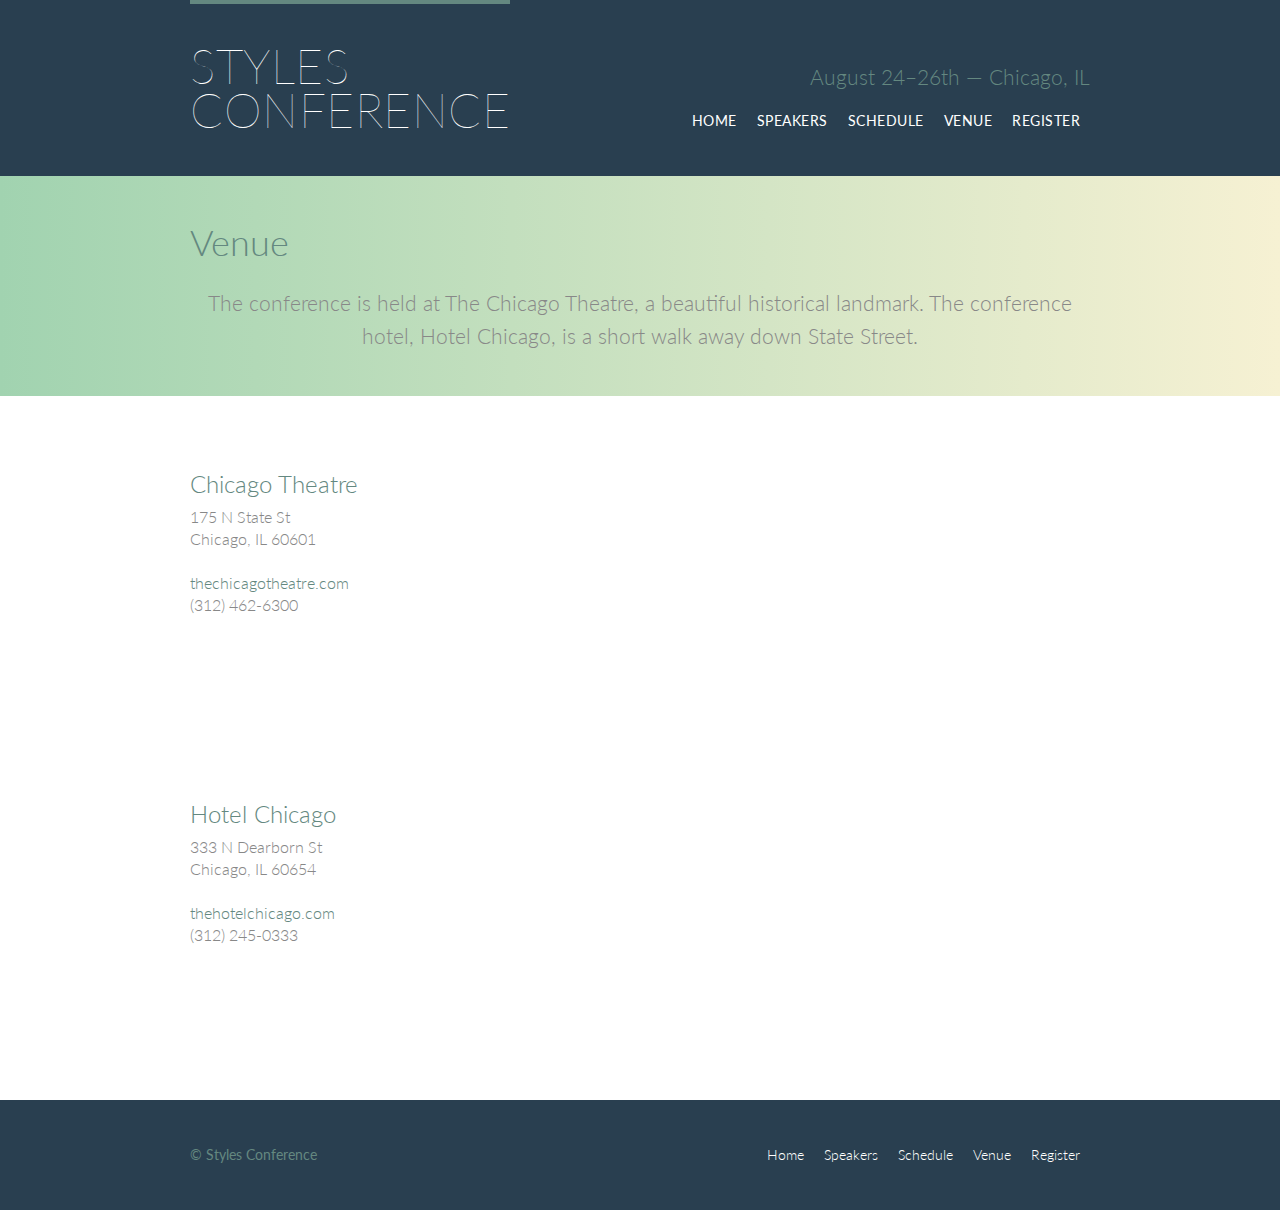
<file: venue.html>
<html lang="en">
    <head>
    <meta charset="utf-8">
    <title>Styles Conference</title>
    <link rel="stylesheet" href="assets/stylesheets/main.css">     
	<link rel="stylesheet"
  href="http://fonts.googleapis.com/css?family=Lato:100,300,400">
	</head>
    <body>
    <header class="primary-header container group"> <!--containg float -->
	  <h1 class="logo">
		<a href="index.html">Styles <br> Conference</a>
	  </h1>
			
	  <h3 class="tagline">August 24&ndash;26th &mdash; Chicago, IL</h3>
			
	<nav class="nav primary-nav">
		<ul>
			<li><a href="index.html">Home</a></li><!--
			--><li><a href="speakers.html">Speakers</a></li><!--
			--><li><a href="schedule.html">Schedule</a></li><!--
			--><li><a href="venue.html">Venue</a></li><!--
			--><li><a href="register.html">Register</a></li>
			</ul>
	</nav> 
	</header>
	 <!-- Lead -->

    <section class="row-alt">
      <div class="lead container">

        <h1>Venue</h1>

        <p>The conference is held at The Chicago Theatre, a beautiful historical landmark. The conference hotel, Hotel Chicago, is a short walk away down State Street.</p>

      </div>
    </section>	
	  <section class="row">
      <div class="grid">

        <!-- Chicago Theatre -->

        <section class="venue-theatre">

          <div class="col-1-3">
            <h2>Chicago Theatre</h2>
            <p>175 N State St <br> Chicago, IL 60601</p>
            <p><a href="http://www.thechicagotheatre.com/">thechicagotheatre.com</a> <br> (312) 462-6300</p>
          </div><!--

          --><iframe class="venue-map col-2-3" src="https://www.google.com/maps/embed?pb=!1m5!3m3!1m2!1s0x880e2ca55810a493%3A0x4700ddf60fcbfad6!2schicago+theatre!5e0!3m2!1sen!2sus!4v1388701393606"></iframe>

        </section>

        <!-- Hotel Chicago -->

        <section class="venue-hotel">

          <div class="col-1-3">
            <h2>Hotel Chicago</h2>
            <p>333 N Dearborn St <br> Chicago, IL 60654</p>
            <p><a href="http://thehotelchicago.com/">thehotelchicago.com</a> <br> (312) 245-0333</p>
          </div><!--

          --><iframe class="venue-map col-2-3" src="https://www.google.com/maps/embed?pb=!1m5!3m3!1m2!1s0x880e2cb1da049173%3A0xa5c91d255a775f0b!2sHotel+Sax+Chicago%2C+North+Dearborn+Street%2C+Chicago%2C+IL!5e0!3m2!1sen!2sus!4v1388702493978"></iframe>
							  
				  
	   
				   
			
			</section>
		
		</div>
	</section>	
		
		
		
		
	<footer class="primary-footer container group"><!--"group added  contain float element-->
		<small>&copy; Styles Conference</small>
	<nav class="nav">
	  <ul>
    	<li><a href="index.html">Home</a></li><!--
    	--><li><a href="speakers.html">Speakers</a></li><!--
		--><li><a href="schedule.html">Schedule</a></li><!--
		--><li><a href="venue.html">Venue</a></li><!--
		--><li><a href="register.html">Register</a></li>
  	  </ul>
  	</nav>	
	</footer>
	</body>
</html>
</file>
<file: assets/stylesheets/main.css>
/********RESETS FOR OLDER BROWSERS******/
html, body, div, span, applet, object, iframe,
h1, h2, h3, h4, h5, h6, p, blockquote, pre,
a, abbr, acronym, address, big, cite, code,
del, dfn, em, img, ins, kbd, q, s, samp,
small, strike, strong, sub, sup, tt, var,
b, u, i, center,
dl, dt, dd, ol, ul, li,
fieldset, form, label, legend,
table, caption, tbody, tfoot, thead, tr, th, td,
article, aside, canvas, details, embed,
figure, figcaption, footer, header, hgroup,
menu, nav, output, ruby, section, summary,
time, mark, audio, video {
  margin: 0;
  padding: 0;
  border: 0;
  font-size: 100%;
  font: inherit;
  vertical-align: baseline;
}
/* HTML5 display-role reset for older browsers */
article, aside, details, figcaption, figure,
footer, header, hgroup, menu, nav, section {
  display: block;
}
body {
  line-height: 1;
}
ol, ul {
  list-style: none;
}
blockquote, q {
  quotes: none;
}
blockquote:before, blockquote:after,
q:before, q:after {
  content: '';
  content: none;
}
table {
  border-collapse: collapse;
  border-spacing: 0;
}
/******* end of reset ********/
/****CUSTOM STYLES****/
body {
	background: #293f50;
	color: #888;
	font: 300 16px/22px "Open Sans", "Helvetica Neue", Helvetica, Arial, sans-serif;
}

/********* GRID********* adjusting our box size to use the border-box version of the box model, which will make sizing all of our elements much easier using vender prefixes */

*,
*:before,
*:after {
	-webkit-box-sizing: border-box;
		-moz-box-sizing: border-box;
			box-sizing: border-box;
}
/** break up container rules to maintain 960px width **/
.container,
.grid { 
	margin: 0 auto;
	width: 960px;
}
.container {
	padding-left: 30px;
	padding-right: 30px;
}

/*** three colomn reusanble layout 3 equal colomns, or 2 2/3rd & 1/3 width**/
.grid,
.col-1-3,
.col-2-3 {
  padding-left: 15px;
  padding-right: 15px;
}
.col-1-3,
.col-2-3 {
	display: inline-block;
	vertical-align: top;
}
.col-1-3 {
	width: 33.33%;
}
.col-2-3 {
	width: 66.66%;
}

/**** CLEARFIX ****/
/*before we begin floating any elements, let’s provide a way to contain those floats by adding the clearfix to our CSS */
.group:before,
.group:after {
  content: "";
  display: table;
}
.group:after {
  clear: both;
}
.group {
  clear: both;
  *zoom: 1;
}
/********ROWS*********** adds white background & vertical padding***/
.row {
  background: #fff;
  padding: 66px 0 44px 0;
}
.row,
.row-alt {
	min-width: 960px;
}
.row-alt {
   background: #cbe2c1;
   background: -webkit-linear-gradient(to right, #a1d3b0, #f6f1d3);
   background: -moz-linear-gradient(to right, #a1d3b0, #f6f1d3);
   background: linear-gradient(to right, #a1d3b0, #f6f1d3);
   padding: 44px 0 22px 0;
 }
/**************TYPOGRAPHY****************/
body {
  color: #888;
  font: 300 16px/22px "Lato", "Open Sans", "Helvetica Neue", Helvetica, Arial, sans-serif;
}
h1, h3, h4, h5, p {
	margin-bottom: 22px;
}
h1, h2, h3, h4 {
	color: #648880;
}
h1 {
	font-size: 36px;
	line-height: 44px;
}
h2 {
  font-size: 24px;
  line-height: 44px;
}
h3 {
  font-size: 21px;
}
h4 {
  font-size: 18px;
} 
h5 {
  color: #a9b2b9;
  font-size: 14px;
  font-weight: 400;
}
strong {
  font-weight: 400;
}
cite, em {
  font-style: italic;
}
.primary-nav {
  font-size: 14px;
  font-weight: 400;
}
/**********LEADS*********/
.lead p {
	text-align: center;
}
.lead p {
	font-size: 21px;
	line-height: 33px;
}
/*** LINKS ****/
a {
  color: #648880;
  text-decoration: none;
}

.teaser a:hover h3 {
  color: #a9b2b9;
}
a:hover {
  color: #a9b2b9;
}
.primary-footer a,
.primary-header a {
	color: #fff
}
.primary-footer a:hover,
.primary-header a: hover {
	color: #648880;
}
/********BUTTONS*************/
.btn {
	border-radius: 5px;
	color: #fff;
	display: inline-block;
	font-weight: 400;
	letter-spacing: .5px;
	margin: 0;
	text-transform: uppercase;
}
/* specific btn for conference*/
.btn-alt {
	border: 1px solid #dfe2e5;
	padding: 10px 30px;
}
.btn-alt {
	border: 1px solid #fff;
	padding: 10px 30px;
}
btn-alt:hover {
	background: #fff;
	color: #648880;
}
/*form button*/
.btn-default {
  border: 0;
  background: #648880;
  padding: 11px 30px;
  font-size: 14px;
}
.btn-default:hover {
  background: #77a198;
}
/********NAVIGATION**************/
.nav {
  text-align: right;
}
.nav li {
	display: inline-block;
	margin: 0 10px;
	vertical-align: top;
}
.nav li: last-child {
	margin-right: 0;
}
/**********HOME**************/
.hero {
	color: #fff;
	line-height: 44px;
	padding: 22px 80px 66px 80px;
	text-align: center;
}
.hero h2 {
  font-size: 36px;
}
.hero p {
  font-size: 24px;
}

.teaser a:hover h3 {
  color: #a9b2b9;
}
/*******Primary Header********/

.logo {
	border-top: 4px solid #648880;
	padding: 40px 0 22px 0;
	float: left;
	font-size: 48px;
	line-height: 44px;
	font-weight: 100;
	letter-spacing: .5px;
	text-transform: uppercase;
}
.tagline {
	margin: 66px 0 22px 0;
	text-align: right;
}
.primary-nav {
	font-size: 14px;
  	font-weight: 400;
  	letter-spacing: .5px;
  	text-transform: uppercase;
}

/*******PRIMARY FOOTER***/
.primary-footer {
	color: #648880;
  	font-size: 14px;
  	padding-bottom: 44px;
  	padding-top: 44px;
}

.primary-footer small {
	float: left;
	font-weight:400;
}
/*****Speakers***/
.speaker-info {
  border: 1px solid #dfe2e5;
  border-radius: 5px;
  margin-top: 88px;
  padding-bottom: 22px;
  text-align: center;
}
.speaker {
  margin-bottom: 44px;
}
/****VENUE*****/
.venue-theatre {
	margin-bottom: 66px;
}
venue-hotel { /*s,aller padding next to footer**/
	margin-bottom: 22px;
}
.venue-map {
	height: 264px;
}
/*********REGISTER*******/

.why-attend {
	list-style: square;
	margin: 0 0 22px 30px;
}
.form {
	margin-bottom: 22px;
}
input,
select,
textarea {
	 font: 300 16px/22px "Lato", "Open Sans", "Helvetica Neue", Helvetica, Arial, sans-serif;
}
.register-group label {
  color: #648880;
  cursor: pointer;
  font-weight: 400;
}
.register-group input,
.register-group select,
.register-group textarea {
  border: 1px solid #c6c9cc;
  border-radius: 5px;
  color: #888;
  display: block;
  margin: 5px 0 27px 0;
  padding: 5px 8px;
}
.register-group input,
.register-group textarea {
  width: 100%;
}
.register-group select {
  height: 34px;
  width: 60px;
}
.register-group textarea {
  height: 78px;
}
/***********SCHEDULE**********/
table {
	margin-bottom: 44px;
	width: 100%;
}
table:last-child {
	margin-bottom: 0;
}
th,
td {
  padding-bottom: 22px;
  vertical-align: top;
}
th {
  padding-right: 45px;
  text-align: right;
  width: 20%;
}
td {
  width: 40%;
}	
thead {
  line-height: 44px;
}
thead th {
  color: #648880;
  font-size: 24px;
}
tbody th {
  color: #a9b2b9;
  font-size: 14px;
  font-weight: 400;
  padding-top: 22px;
  text-transform: uppercase;
}
tbody td {
  border-top: 1px solid #dfe2e5;
  padding-top: 21px;
}
tbody td:first-of-type {
  padding-right: 15px;
}
tbody td:last-of-type {
  padding-left: 15px;
}
tbody td:only-of-type {
  padding-left: 0;
  padding-right: 0;
}
table a {
  color: #888;
}
table h4 {
  margin-bottom: 0;
}
.schedule-offset {
  color: #a9b2b9;
}
/*****IMAGES********/
.teaser img {
  border-radius: 5px;
  display: block;
  margin-bottom: 22px;
  max-width: 100%
}
.speaker-info img {
  border-radius: 50%;
  height: 130px;
  margin: -66px 0 22px 0;
  vertical-align: top;
}
</file>
